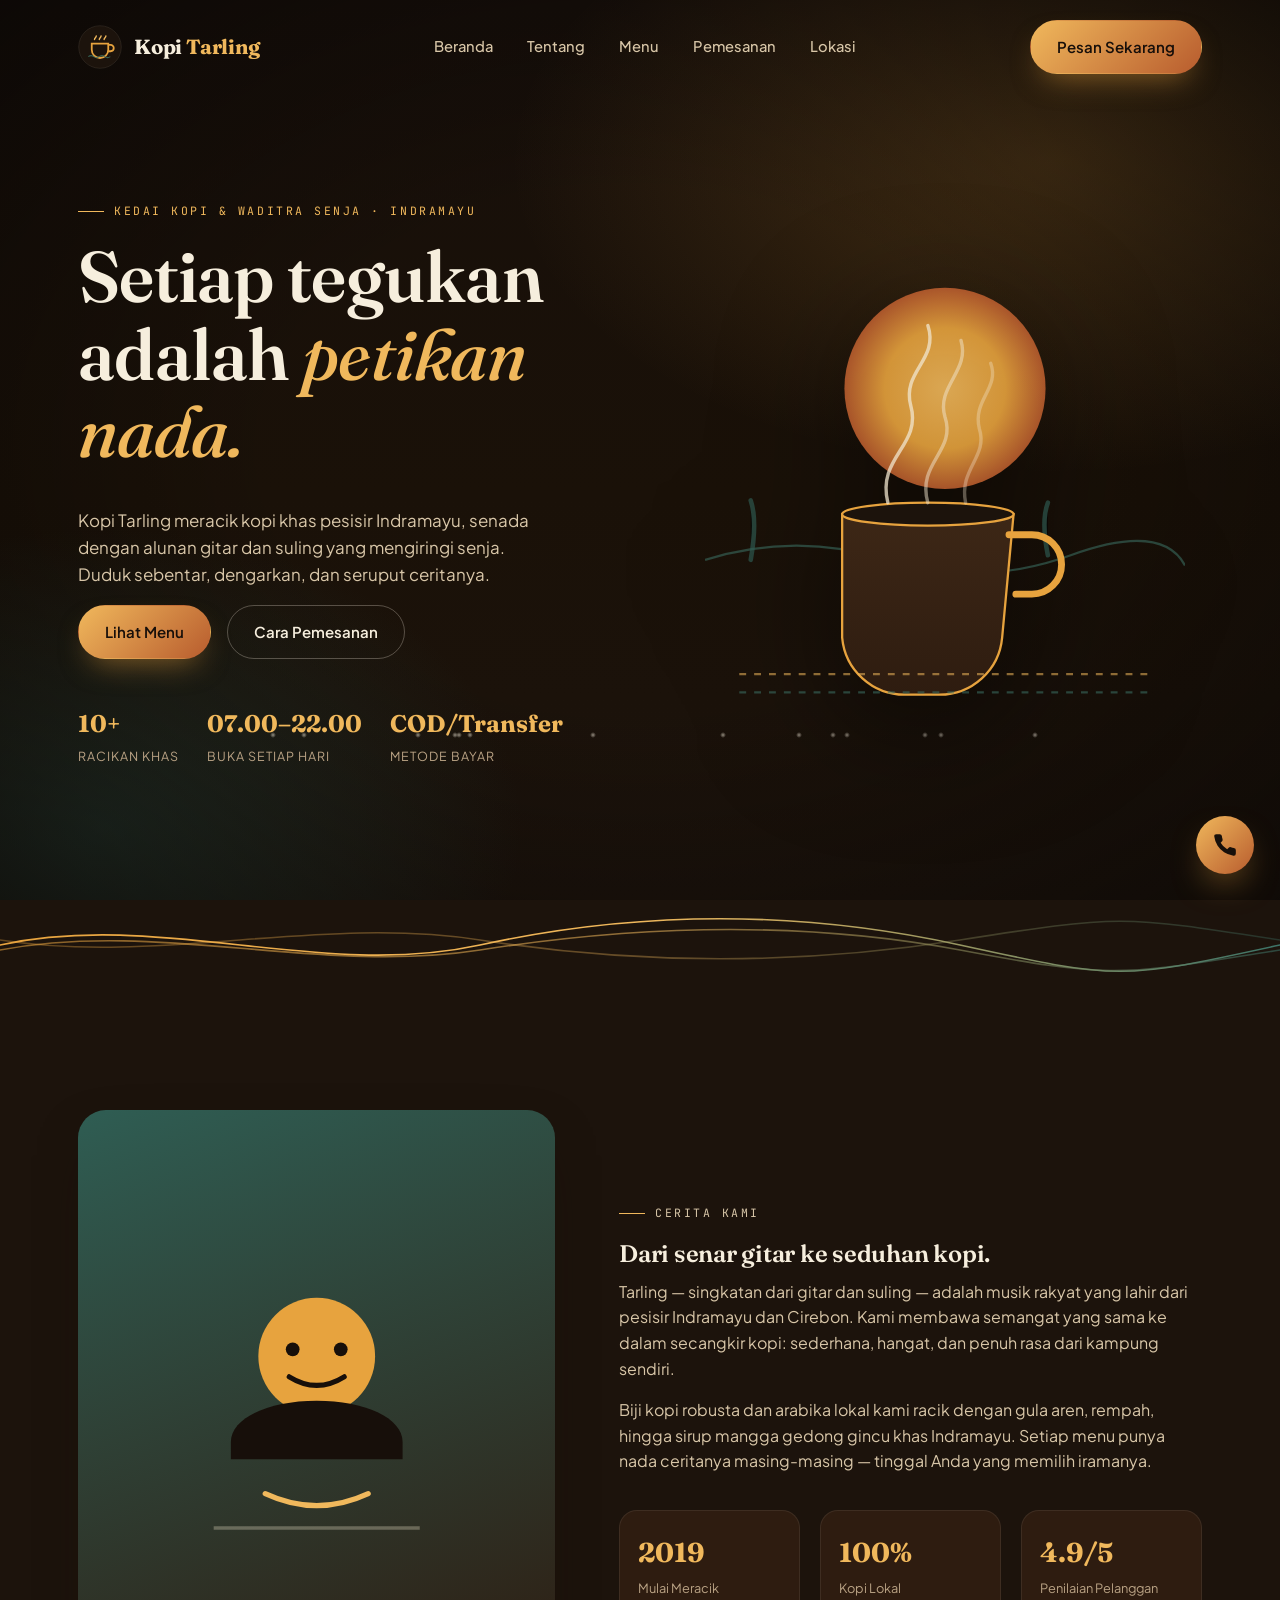
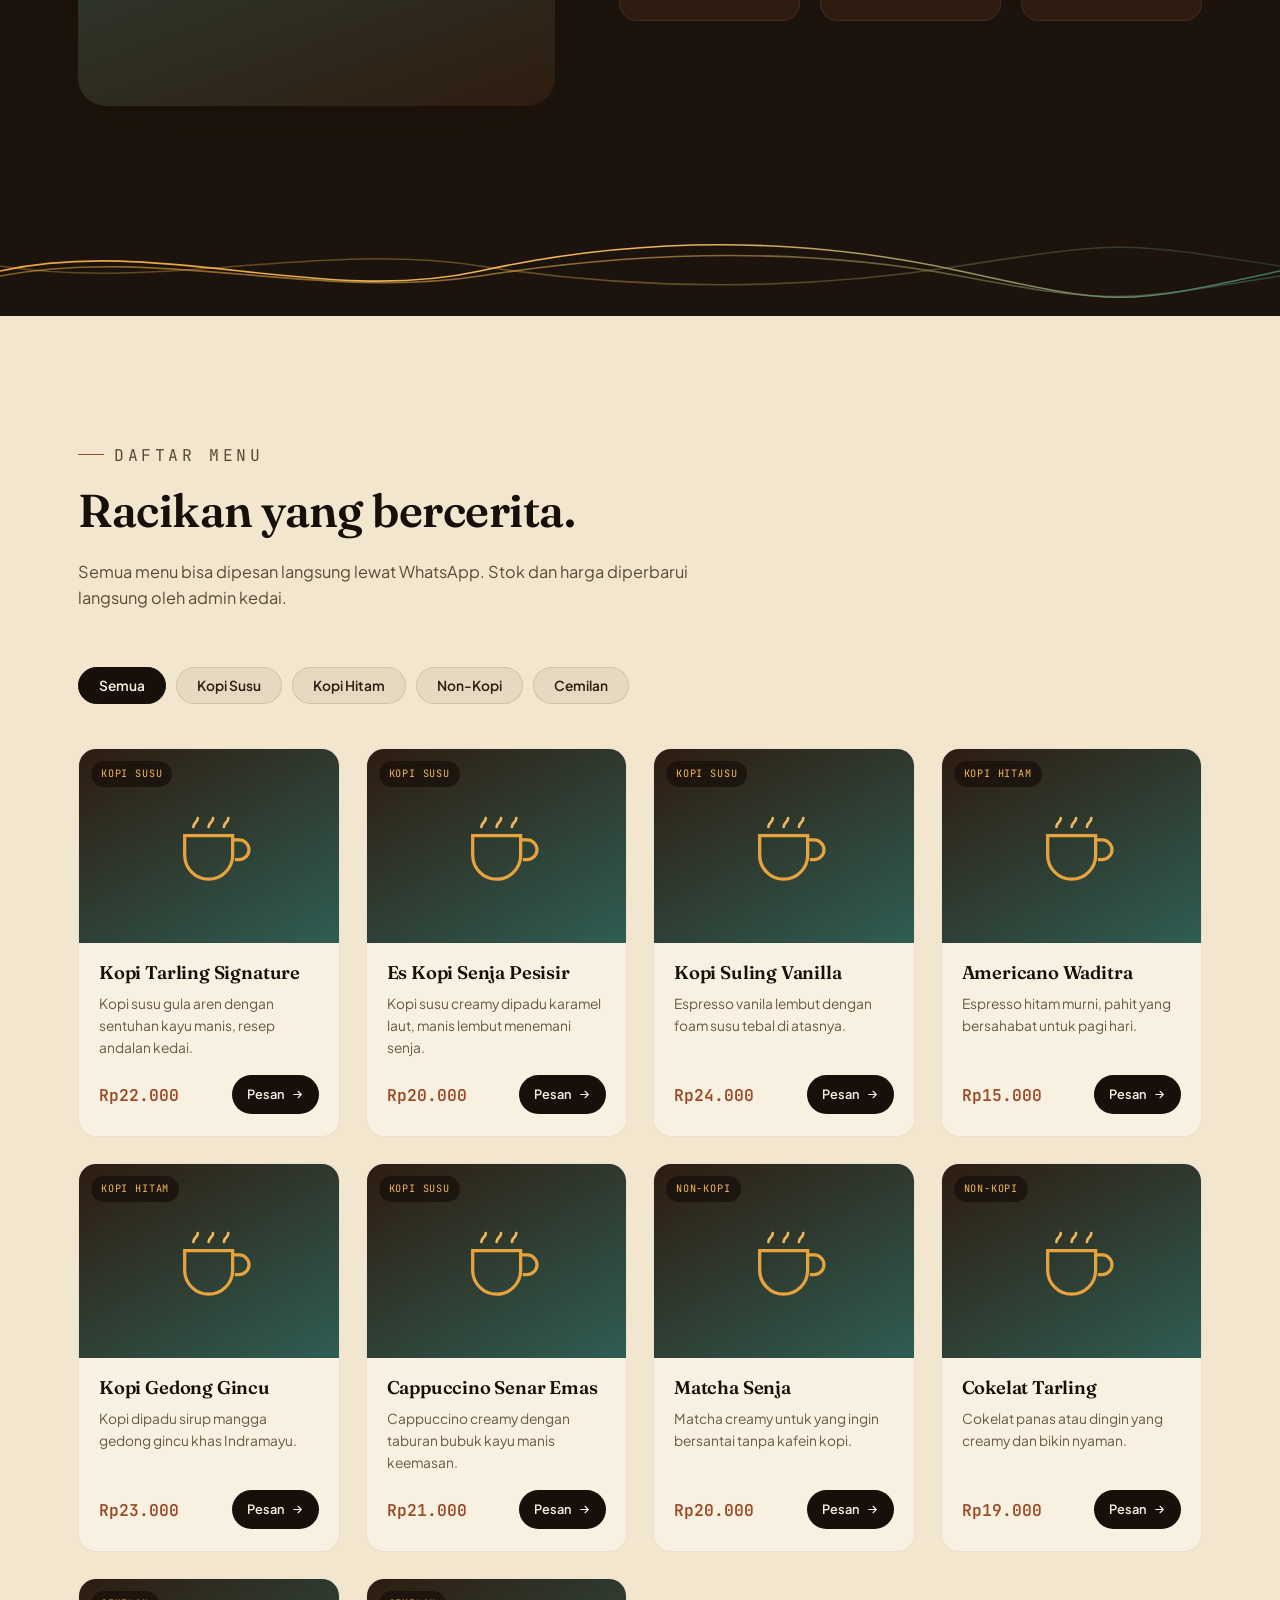
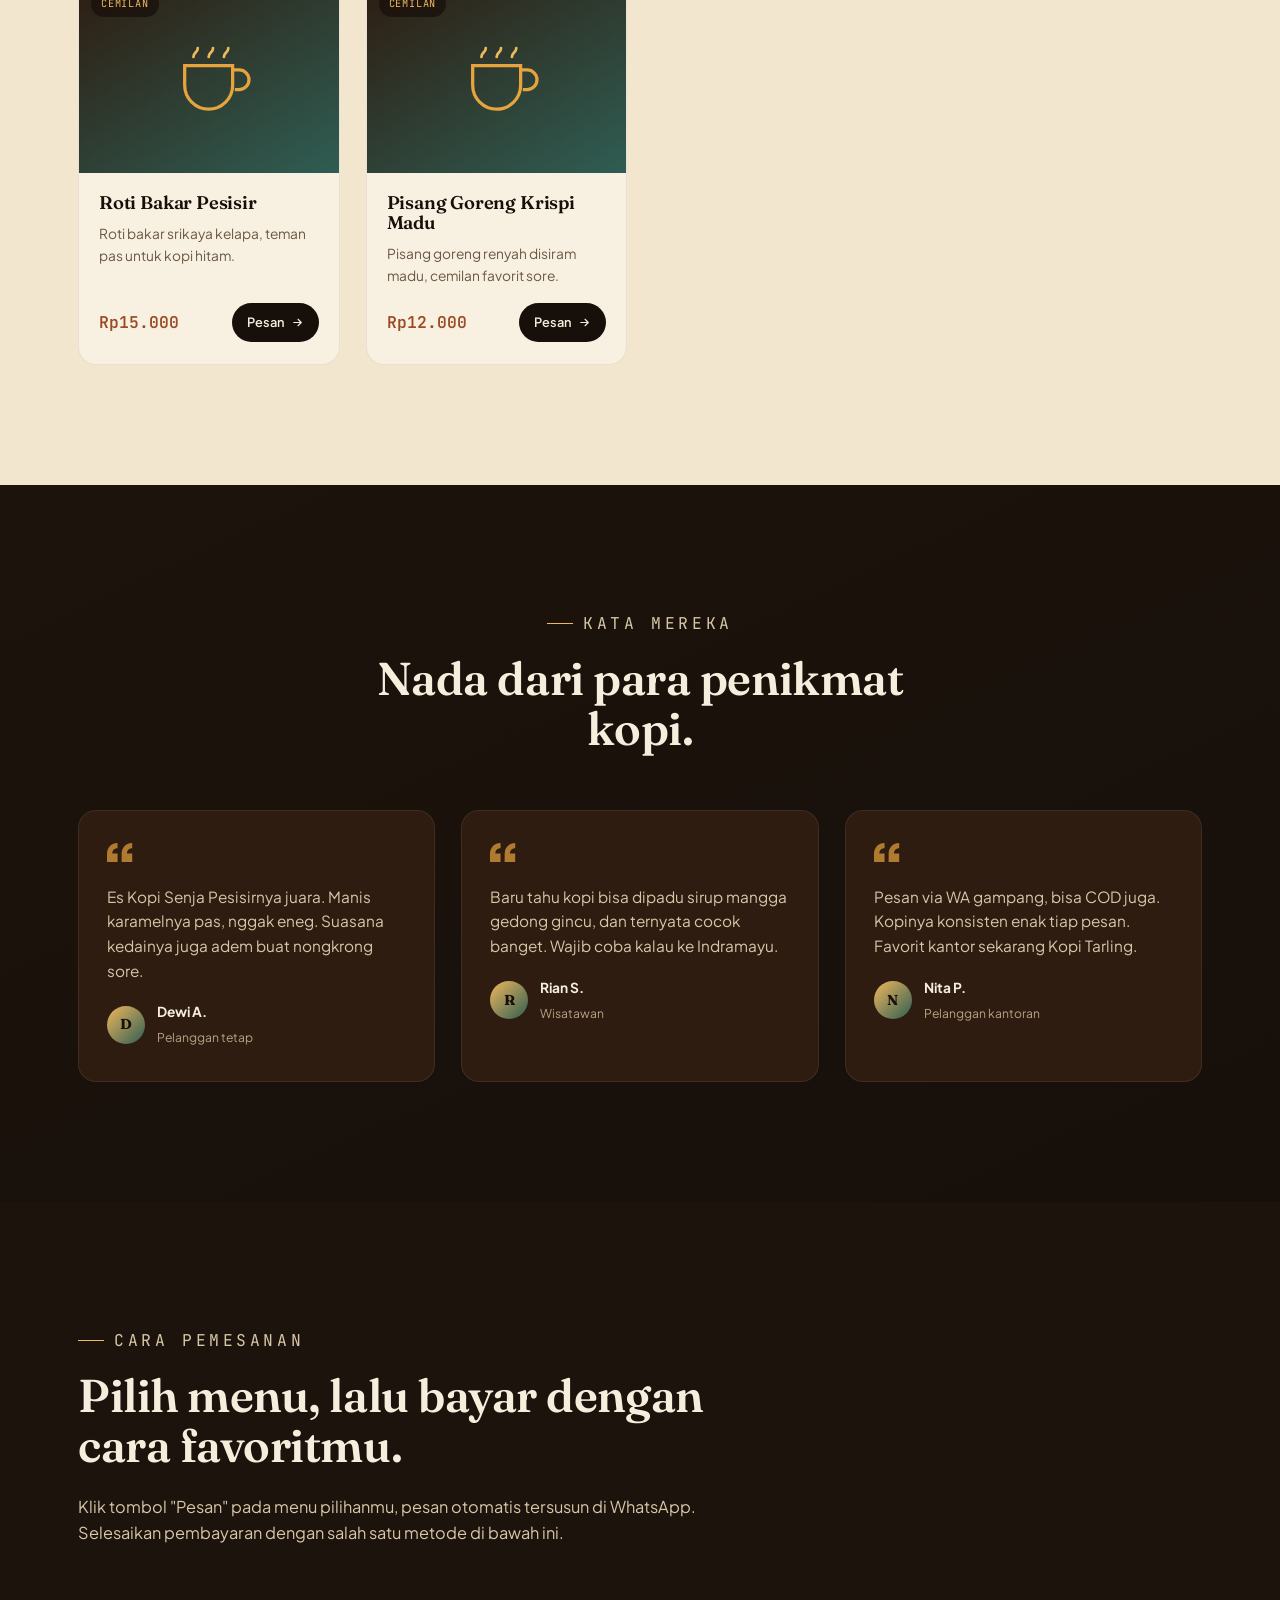
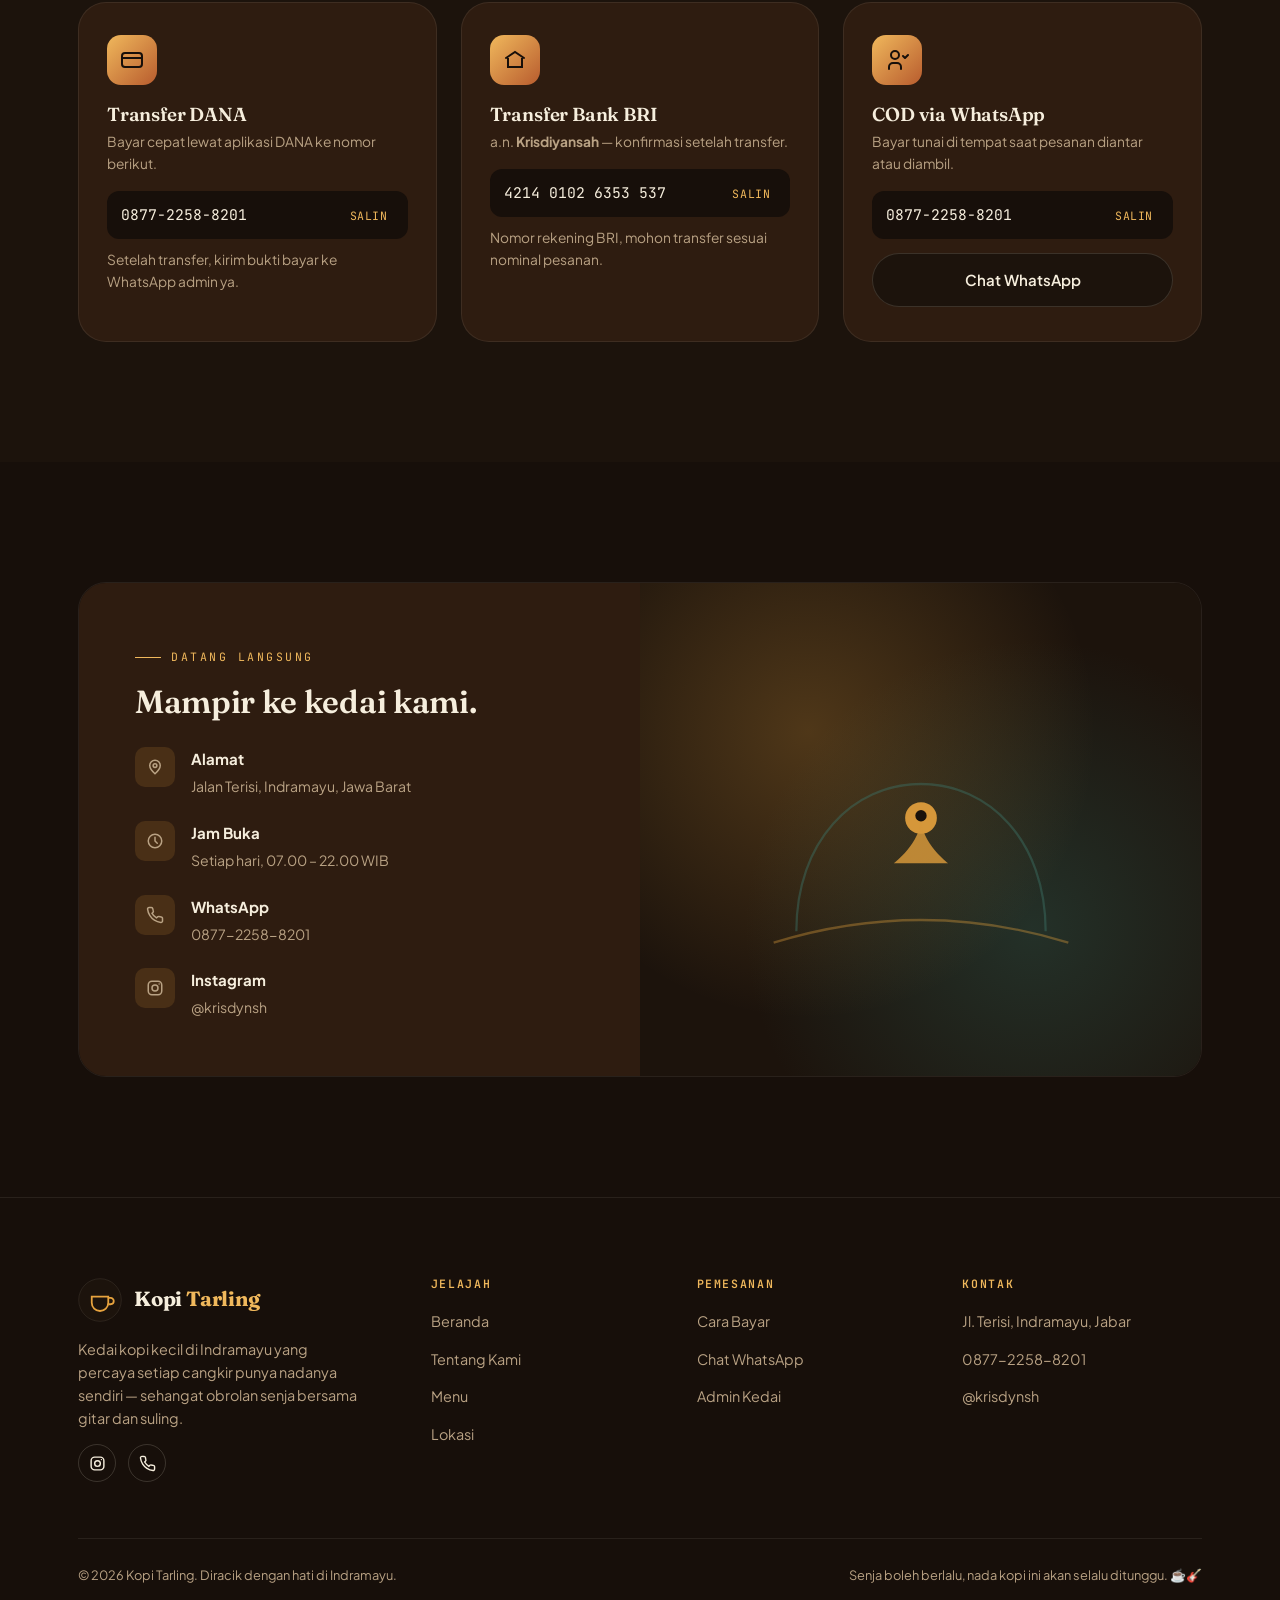
<file: index.html>
<!DOCTYPE html>
<html lang="id">
<head>
<meta charset="UTF-8">
<meta name="viewport" content="width=device-width, initial-scale=1.0">
<title>Kopi Tarling — Kedai Kopi Senja Khas Indramayu</title>
<meta name="description" content="Kopi Tarling, kedai kopi di Jalan Terisi, Indramayu. Racikan kopi susu gula aren, es kopi senja, hingga kopi gedong gincu. Pesan lewat WhatsApp, transfer DANA/BRI, atau COD.">
<link rel="icon" href="data:image/svg+xml,<svg xmlns=%22http://www.w3.org/2000/svg%22 viewBox=%220 0 64 64%22><rect width=%2264%22 height=%2264%22 rx=%2214%22 fill=%22%23170f0a%22/><path d=%22M18 28h28v10a14 14 0 0 1-14 14 14 14 0 0 1-14-14z%22 fill=%22none%22 stroke=%22%23e7a33e%22 stroke-width=%223%22/><path d=%22M46 30h4a5 5 0 0 1 0 10h-3%22 fill=%22none%22 stroke=%22%23e7a33e%22 stroke-width=%223%22/><path d=%22M23 22c0-3 3-3 3-6M31 22c0-3 3-3 3-6M39 22c0-3 3-3 3-6%22 fill=%22none%22 stroke=%22%23e7a33e%22 stroke-width=%222.4%22 stroke-linecap=%22round%22/></svg>">
<link rel="stylesheet" href="style.css">
</head>
<body>

<!-- ============ HEADER ============ -->
<header class="site-header" id="siteHeader">
  <div class="container">
    <a href="#beranda" class="brand">
      <svg class="brand-mark" viewBox="0 0 64 64" fill="none" xmlns="http://www.w3.org/2000/svg">
        <circle cx="32" cy="32" r="31" fill="#1c130c" stroke="rgba(246,238,221,.12)"/>
        <path d="M20 27h24v9a12 12 0 0 1-12 12 12 12 0 0 1-12-12z" stroke="#e7a33e" stroke-width="2.6" fill="none"/>
        <path d="M44 29h3.4a4.6 4.6 0 0 1 0 9.2H44" stroke="#e7a33e" stroke-width="2.6" fill="none"/>
        <path d="M24 21c0-2.6 2.6-2.6 2.6-5.2M31 21c0-2.6 2.6-2.6 2.6-5.2M38 21c0-2.6 2.6-2.6 2.6-5.2" stroke="#f0b85c" stroke-width="2" stroke-linecap="round"/>
        <path d="M15 46q4-3 8 0t8 0 8 0 8 0" stroke="#3c7367" stroke-width="1.6" fill="none" opacity=".8"/>
      </svg>
      <span class="brand-word">Kopi <span>Tarling</span></span>
    </a>

    <nav class="nav-links" id="navLinks">
      <a href="#beranda">Beranda</a>
      <a href="#tentang">Tentang</a>
      <a href="#menu">Menu</a>
      <a href="#pemesanan">Pemesanan</a>
      <a href="#lokasi">Lokasi</a>
    </nav>

    <div class="header-actions">
      <a href="#pemesanan" class="btn btn-primary">Pesan Sekarang</a>
      <button class="nav-toggle" id="navToggle" aria-label="Buka menu">
        <span></span><span></span><span></span>
      </button>
    </div>
  </div>
</header>

<!-- ============ HERO ============ -->
<section class="hero" id="beranda">
  <div class="steam-particles" id="steamParticles"></div>
  <div class="container hero-grid">
    <div class="hero-copy reveal">
      <p class="eyebrow">Kedai Kopi &amp; Waditra Senja · Indramayu</p>
      <h1>Setiap tegukan<br>adalah <em>petikan nada.</em></h1>
      <p class="hero-lede">Kopi Tarling meracik kopi khas pesisir Indramayu, senada dengan alunan gitar dan suling yang mengiringi senja. Duduk sebentar, dengarkan, dan seruput ceritanya.</p>
      <div class="hero-actions">
        <a href="#menu" class="btn btn-primary">Lihat Menu</a>
        <a href="#pemesanan" class="btn btn-ghost">Cara Pemesanan</a>
      </div>
      <div class="hero-meta">
        <div><strong>10+</strong><span>Racikan Khas</span></div>
        <div><strong>07.00–22.00</strong><span>Buka Setiap Hari</span></div>
        <div><strong>COD/Transfer</strong><span>Metode Bayar</span></div>
      </div>
    </div>

    <div class="hero-art reveal">
      <svg viewBox="0 0 420 460" xmlns="http://www.w3.org/2000/svg">
        <defs>
          <radialGradient id="sunGrad" cx="50%" cy="50%" r="50%">
            <stop offset="0%" stop-color="#f0b85c"/>
            <stop offset="60%" stop-color="#e7a33e"/>
            <stop offset="100%" stop-color="#b85c2e"/>
          </radialGradient>
          <linearGradient id="cupGrad" x1="0" y1="0" x2="0" y2="1">
            <stop offset="0%" stop-color="#3d2716"/>
            <stop offset="100%" stop-color="#2e1c10"/>
          </linearGradient>
        </defs>

        <!-- senja -->
        <circle class="sun-disc" cx="210" cy="150" r="88" fill="url(#sunGrad)" opacity=".9"/>
        <!-- garis cakrawala & siluet pesisir -->
        <path d="M0 300 Q80 275 160 300 T320 296 T420 305" stroke="#3c7367" stroke-width="2" fill="none" opacity=".55"/>
        <path d="M40 300 q6-34 0-52M300 296 q-6-30 0-46" stroke="#2f5d53" stroke-width="4" stroke-linecap="round" opacity=".65"/>

        <!-- gelas kopi -->
        <path d="M120 260h150l-10 108a55 55 0 0 1-55 50h-30a55 55 0 0 1-55-50z" fill="url(#cupGrad)" stroke="#e7a33e" stroke-width="2"/>
        <path d="M266 278h20a26 26 0 0 1 0 52h-14" fill="none" stroke="#e7a33e" stroke-width="6" stroke-linecap="round"/>
        <ellipse cx="195" cy="260" rx="75" ry="10" fill="#1c130c" stroke="#e7a33e" stroke-width="2"/>

        <!-- uap -> gelombang suara (senar gitar) -->
        <path class="steam-path p1" d="M160 250 C150 210 190 200 180 165 C172 135 205 125 195 95" />
        <path class="steam-path p2" d="M195 250 C185 215 220 205 210 175 C202 148 232 135 224 108" />
        <path class="steam-path p3" d="M228 250 C222 220 248 210 240 185 C234 160 258 150 250 128" />

        <!-- senar / suling dekoratif -->
        <line class="gitar-string" x1="30" y1="400" x2="390" y2="400" stroke="#f0b85c" stroke-width="2"/>
        <line class="gitar-string" x1="30" y1="416" x2="390" y2="416" stroke="#3c7367" stroke-width="2" style="animation-delay:.4s"/>
      </svg>
    </div>
  </div>
</section>

<!-- ============ STRING DIVIDER ============ -->
<div class="string-divider" aria-hidden="true">
  <svg viewBox="0 0 1200 90" preserveAspectRatio="none">
    <defs>
      <linearGradient id="stringGradient" x1="0" y1="0" x2="1" y2="0">
        <stop offset="0%" stop-color="#e7a33e"/>
        <stop offset="50%" stop-color="#f0b85c"/>
        <stop offset="100%" stop-color="#3c7367"/>
      </linearGradient>
    </defs>
    <path class="s1" d="M0 45 C 150 10, 300 80, 450 45 S 750 10, 900 45 1050 80 1200 45" />
    <path class="s2" d="M0 50 C 150 20, 300 75, 450 50 S 750 20, 900 50 1050 75 1200 50" />
    <path class="s3" d="M0 40 C 150 65, 300 15, 450 40 S 750 65, 900 40 1050 15 1200 40" />
  </svg>
</div>

<!-- ============ ABOUT ============ -->
<section class="about section-pad" id="tentang">
  <div class="container about-grid">
    <div class="about-figure reveal">
      <svg viewBox="0 0 200 200" fill="none" xmlns="http://www.w3.org/2000/svg">
        <circle cx="100" cy="70" r="34" fill="#e7a33e"/>
        <path d="M50 120c0-14 22-24 50-24s50 10 50 24v10H50z" fill="#170f0a"/>
        <path d="M70 150q30 14 60 0" stroke="#f0b85c" stroke-width="3" fill="none" stroke-linecap="round"/>
        <circle cx="86" cy="66" r="4" fill="#170f0a"/>
        <circle cx="114" cy="66" r="4" fill="#170f0a"/>
        <path d="M84 82q16 10 32 0" stroke="#170f0a" stroke-width="3" fill="none" stroke-linecap="round"/>
        <path d="M40 170h120" stroke="#f2e6ce" stroke-width="2" opacity=".3"/>
      </svg>
    </div>
    <div class="about-copy reveal">
      <p class="eyebrow">Cerita Kami</p>
      <h2>Dari senar gitar ke seduhan kopi.</h2>
      <p>Tarling — singkatan dari gitar dan suling — adalah musik rakyat yang lahir dari pesisir Indramayu dan Cirebon. Kami membawa semangat yang sama ke dalam secangkir kopi: sederhana, hangat, dan penuh rasa dari kampung sendiri.</p>
      <p>Biji kopi robusta dan arabika lokal kami racik dengan gula aren, rempah, hingga sirup mangga gedong gincu khas Indramayu. Setiap menu punya nada ceritanya masing-masing — tinggal Anda yang memilih iramanya.</p>
      <div class="about-stats">
        <div><strong>2019</strong><span>Mulai Meracik</span></div>
        <div><strong>100%</strong><span>Kopi Lokal</span></div>
        <div><strong>4.9/5</strong><span>Penilaian Pelanggan</span></div>
      </div>
    </div>
  </div>
</section>

<div class="string-divider" aria-hidden="true">
  <svg viewBox="0 0 1200 90" preserveAspectRatio="none">
    <path class="s1" d="M0 45 C 150 10, 300 80, 450 45 S 750 10, 900 45 1050 80 1200 45" stroke="url(#stringGradient)"/>
    <path class="s2" d="M0 50 C 150 20, 300 75, 450 50 S 750 20, 900 50 1050 75 1200 50" stroke="url(#stringGradient)"/>
    <path class="s3" d="M0 40 C 150 65, 300 15, 450 40 S 750 65, 900 40 1050 15 1200 40" stroke="url(#stringGradient)"/>
  </svg>
</div>

<!-- ============ MENU ============ -->
<section class="menu section-pad" id="menu">
  <div class="container">
    <div class="section-head reveal">
      <p class="eyebrow">Daftar Menu</p>
      <h2>Racikan yang bercerita.</h2>
      <p>Semua menu bisa dipesan langsung lewat WhatsApp. Stok dan harga diperbarui langsung oleh admin kedai.</p>
    </div>

    <div class="menu-filters reveal" id="menuFilters"></div>
    <div class="menu-grid reveal-stagger" id="menuGrid">
      <!-- produk dimuat otomatis oleh script.js -->
    </div>
  </div>
</section>

<!-- ============ SIGNATURE / TESTIMONI ============ -->
<section class="signature">
  <div class="container">
    <div class="section-head center reveal" style="margin-left:auto;margin-right:auto;">
      <p class="eyebrow">Kata Mereka</p>
      <h2>Nada dari para penikmat kopi.</h2>
    </div>
    <div class="quote-grid reveal-stagger">
      <div class="quote-card" style="--i:0">
        <svg viewBox="0 0 32 24" fill="none"><path d="M0 24V13.5C0 5.6 5.4 0 13 0v6.4c-3.9 0-6.5 2.7-6.5 6.6H13V24H0zm18 0V13.5C18 5.6 23.4 0 31 0v6.4c-3.9 0-6.5 2.7-6.5 6.6H31V24H18z" fill="#e7a33e"/></svg>
        <p>Es Kopi Senja Pesisirnya juara. Manis karamelnya pas, nggak eneg. Suasana kedainya juga adem buat nongkrong sore.</p>
        <div class="quote-who">
          <div class="quote-avatar">D</div>
          <div><strong>Dewi A.</strong><span>Pelanggan tetap</span></div>
        </div>
      </div>
      <div class="quote-card" style="--i:1">
        <svg viewBox="0 0 32 24" fill="none"><path d="M0 24V13.5C0 5.6 5.4 0 13 0v6.4c-3.9 0-6.5 2.7-6.5 6.6H13V24H0zm18 0V13.5C18 5.6 23.4 0 31 0v6.4c-3.9 0-6.5 2.7-6.5 6.6H31V24H18z" fill="#e7a33e"/></svg>
        <p>Baru tahu kopi bisa dipadu sirup mangga gedong gincu, dan ternyata cocok banget. Wajib coba kalau ke Indramayu.</p>
        <div class="quote-who">
          <div class="quote-avatar">R</div>
          <div><strong>Rian S.</strong><span>Wisatawan</span></div>
        </div>
      </div>
      <div class="quote-card" style="--i:2">
        <svg viewBox="0 0 32 24" fill="none"><path d="M0 24V13.5C0 5.6 5.4 0 13 0v6.4c-3.9 0-6.5 2.7-6.5 6.6H13V24H0zm18 0V13.5C18 5.6 23.4 0 31 0v6.4c-3.9 0-6.5 2.7-6.5 6.6H31V24H18z" fill="#e7a33e"/></svg>
        <p>Pesan via WA gampang, bisa COD juga. Kopinya konsisten enak tiap pesan. Favorit kantor sekarang Kopi Tarling.</p>
        <div class="quote-who">
          <div class="quote-avatar">N</div>
          <div><strong>Nita P.</strong><span>Pelanggan kantoran</span></div>
        </div>
      </div>
    </div>
  </div>
</section>

<!-- ============ ORDER / PAYMENT ============ -->
<section class="order section-pad" id="pemesanan">
  <div class="container">
    <div class="section-head reveal">
      <p class="eyebrow">Cara Pemesanan</p>
      <h2>Pilih menu, lalu bayar dengan cara favoritmu.</h2>
      <p>Klik tombol "Pesan" pada menu pilihanmu, pesan otomatis tersusun di WhatsApp. Selesaikan pembayaran dengan salah satu metode di bawah ini.</p>
    </div>

    <div class="pay-grid reveal-stagger" id="payGrid">
      <div class="pay-card" style="--i:0">
        <div class="pay-icon">
          <svg width="24" height="24" viewBox="0 0 24 24" fill="none"><rect x="2" y="5" width="20" height="14" rx="3" stroke="currentColor" stroke-width="2"/><path d="M2 10h20" stroke="currentColor" stroke-width="2"/></svg>
        </div>
        <h3>Transfer DANA</h3>
        <p>Bayar cepat lewat aplikasi DANA ke nomor berikut.</p>
        <div class="pay-value"><span id="danaNumber">0877-2258-8201</span><button type="button" data-copy="087722588201">Salin</button></div>
        <p class="pay-note">Setelah transfer, kirim bukti bayar ke WhatsApp admin ya.</p>
      </div>
      <div class="pay-card" style="--i:1">
        <div class="pay-icon">
          <svg width="24" height="24" viewBox="0 0 24 24" fill="none"><path d="M3 10l9-6 9 6" stroke="currentColor" stroke-width="2" stroke-linecap="round"/><path d="M5 10v9h14v-9" stroke="currentColor" stroke-width="2"/></svg>
        </div>
        <h3>Transfer Bank BRI</h3>
        <p>a.n. <strong>Krisdiyansah</strong> — konfirmasi setelah transfer.</p>
        <div class="pay-value"><span id="briNumber">4214 0102 6353 537</span><button type="button" data-copy="421401026353537">Salin</button></div>
        <p class="pay-note">Nomor rekening BRI, mohon transfer sesuai nominal pesanan.</p>
      </div>
      <div class="pay-card" style="--i:2">
        <div class="pay-icon">
          <svg width="24" height="24" viewBox="0 0 24 24" fill="none"><path d="M4 21v-2a4 4 0 0 1 4-4h4a4 4 0 0 1 4 4v2" stroke="currentColor" stroke-width="2" stroke-linecap="round"/><circle cx="10" cy="7" r="4" stroke="currentColor" stroke-width="2"/><path d="M18 8l2 2 3-3" stroke="currentColor" stroke-width="2" stroke-linecap="round" stroke-linejoin="round"/></svg>
        </div>
        <h3>COD via WhatsApp</h3>
        <p>Bayar tunai di tempat saat pesanan diantar atau diambil.</p>
        <div class="pay-value"><span id="waNumber">0877-2258-8201</span><button type="button" data-copy="087722588201">Salin</button></div>
        <a href="#" id="waCodBtn" class="btn btn-dark btn-block" style="margin-top:14px;">Chat WhatsApp</a>
      </div>
    </div>
  </div>
</section>

<!-- ============ LOKASI ============ -->
<section class="location section-pad" id="lokasi">
  <div class="container">
    <div class="location-grid reveal">
      <div class="location-info">
        <p class="eyebrow">Datang Langsung</p>
        <h2>Mampir ke kedai kami.</h2>
        <ul class="location-list">
          <li>
            <span class="loc-ic"><svg width="18" height="18" viewBox="0 0 24 24" fill="none"><path d="M12 21s-7-6.2-7-11a7 7 0 0 1 14 0c0 4.8-7 11-7 11z" stroke="currentColor" stroke-width="2"/><circle cx="12" cy="10" r="2.5" stroke="currentColor" stroke-width="2"/></svg></span>
            <div><strong>Alamat</strong><span>Jalan Terisi, Indramayu, Jawa Barat</span></div>
          </li>
          <li>
            <span class="loc-ic"><svg width="18" height="18" viewBox="0 0 24 24" fill="none"><path d="M12 7v5l3 3" stroke="currentColor" stroke-width="2" stroke-linecap="round"/><circle cx="12" cy="12" r="9" stroke="currentColor" stroke-width="2"/></svg></span>
            <div><strong>Jam Buka</strong><span>Setiap hari, 07.00 – 22.00 WIB</span></div>
          </li>
          <li>
            <span class="loc-ic"><svg width="18" height="18" viewBox="0 0 24 24" fill="none"><path d="M22 16.9v3a2 2 0 0 1-2.2 2 19.8 19.8 0 0 1-8.6-3.1 19.5 19.5 0 0 1-6-6 19.8 19.8 0 0 1-3.1-8.6A2 2 0 0 1 4.1 2h3a2 2 0 0 1 2 1.7c.1.9.3 1.8.6 2.7a2 2 0 0 1-.4 2.1L8 9.9a16 16 0 0 0 6 6l1.4-1.4a2 2 0 0 1 2.1-.4c.9.3 1.8.5 2.7.6a2 2 0 0 1 1.8 2.2z" stroke="currentColor" stroke-width="2"/></svg></span>
            <div><strong>WhatsApp</strong><a href="https://wa.me/6287722588201" target="_blank" rel="noopener">0877-2258-8201</a></div>
          </li>
          <li>
            <span class="loc-ic"><svg width="18" height="18" viewBox="0 0 24 24" fill="none"><rect x="3" y="3" width="18" height="18" rx="5" stroke="currentColor" stroke-width="2"/><circle cx="12" cy="12" r="4" stroke="currentColor" stroke-width="2"/><circle cx="17.5" cy="6.5" r="1" fill="currentColor"/></svg></span>
            <div><strong>Instagram</strong><a href="https://www.instagram.com/krisdynsh?igsh=b2J6NHNsZmV3enVn&utm_source=qr" target="_blank" rel="noopener">@krisdynsh</a></div>
          </li>
        </ul>
      </div>
      <div class="location-map">
        <svg viewBox="0 0 300 260" fill="none">
          <path d="M40 220C40 140 90 90 150 90s110 50 110 130" stroke="#3c7367" stroke-width="2" opacity=".5"/>
          <path d="M20 230q130-40 260 0" stroke="#e7a33e" stroke-width="2" opacity=".4"/>
          <circle cx="150" cy="120" r="14" fill="#e7a33e"/>
          <path d="M150 120c0 22-24 40-24 40h48s-24-18-24-40z" fill="#e7a33e" opacity=".85"/>
          <circle cx="150" cy="118" r="5" fill="#170f0a"/>
        </svg>
      </div>
    </div>
  </div>
</section>

<!-- ============ FOOTER ============ -->
<footer class="site-footer">
  <div class="container">
    <div class="footer-grid">
      <div class="footer-brand">
        <a href="#beranda" class="brand">
          <svg class="brand-mark" viewBox="0 0 64 64" fill="none">
            <circle cx="32" cy="32" r="31" fill="#1c130c" stroke="rgba(246,238,221,.12)"/>
            <path d="M20 27h24v9a12 12 0 0 1-12 12 12 12 0 0 1-12-12z" stroke="#e7a33e" stroke-width="2.6" fill="none"/>
            <path d="M44 29h3.4a4.6 4.6 0 0 1 0 9.2H44" stroke="#e7a33e" stroke-width="2.6" fill="none"/>
          </svg>
          <span class="brand-word">Kopi <span>Tarling</span></span>
        </a>
        <p>Kedai kopi kecil di Indramayu yang percaya setiap cangkir punya nadanya sendiri — sehangat obrolan senja bersama gitar dan suling.</p>
        <div class="footer-social">
          <a href="https://www.instagram.com/krisdynsh?igsh=b2J6NHNsZmV3enVn&utm_source=qr" target="_blank" rel="noopener" aria-label="Instagram">
            <svg width="17" height="17" viewBox="0 0 24 24" fill="none"><rect x="3" y="3" width="18" height="18" rx="5" stroke="currentColor" stroke-width="2"/><circle cx="12" cy="12" r="4" stroke="currentColor" stroke-width="2"/><circle cx="17.5" cy="6.5" r="1" fill="currentColor"/></svg>
          </a>
          <a href="https://wa.me/6287722588201" target="_blank" rel="noopener" aria-label="WhatsApp">
            <svg width="17" height="17" viewBox="0 0 24 24" fill="none"><path d="M22 16.9v3a2 2 0 0 1-2.2 2 19.8 19.8 0 0 1-8.6-3.1 19.5 19.5 0 0 1-6-6 19.8 19.8 0 0 1-3.1-8.6A2 2 0 0 1 4.1 2h3a2 2 0 0 1 2 1.7c.1.9.3 1.8.6 2.7a2 2 0 0 1-.4 2.1L8 9.9a16 16 0 0 0 6 6l1.4-1.4a2 2 0 0 1 2.1-.4c.9.3 1.8.5 2.7.6a2 2 0 0 1 1.8 2.2z" stroke="currentColor" stroke-width="2"/></svg>
          </a>
        </div>
      </div>
      <div class="footer-col">
        <h4>Jelajah</h4>
        <ul>
          <li><a href="#beranda">Beranda</a></li>
          <li><a href="#tentang">Tentang Kami</a></li>
          <li><a href="#menu">Menu</a></li>
          <li><a href="#lokasi">Lokasi</a></li>
        </ul>
      </div>
      <div class="footer-col">
        <h4>Pemesanan</h4>
        <ul>
          <li><a href="#pemesanan">Cara Bayar</a></li>
          <li><a href="https://wa.me/6287722588201" target="_blank" rel="noopener">Chat WhatsApp</a></li>
          <li><a href="admin.html">Admin Kedai</a></li>
        </ul>
      </div>
      <div class="footer-col">
        <h4>Kontak</h4>
        <ul>
          <li><span>Jl. Terisi, Indramayu, Jabar</span></li>
          <li><a href="https://wa.me/6287722588201" target="_blank" rel="noopener">0877-2258-8201</a></li>
          <li><a href="https://www.instagram.com/krisdynsh?igsh=b2J6NHNsZmV3enVn&utm_source=qr" target="_blank" rel="noopener">@krisdynsh</a></li>
        </ul>
      </div>
    </div>
    <div class="footer-bottom">
      <span>© <span id="year"></span> Kopi Tarling. Diracik dengan hati di Indramayu.</span>
      <span>Senja boleh berlalu, nada kopi ini akan selalu ditunggu. ☕🎸</span>
    </div>
  </div>
</footer>

<a href="https://wa.me/6287722588201?text=Halo%20Kopi%20Tarling%2C%20saya%20mau%20tanya-tanya%20menu%20ya" target="_blank" rel="noopener" class="wa-float" aria-label="Chat WhatsApp">
  <svg width="26" height="26" viewBox="0 0 24 24" fill="none"><path d="M22 16.9v3a2 2 0 0 1-2.2 2 19.8 19.8 0 0 1-8.6-3.1 19.5 19.5 0 0 1-6-6 19.8 19.8 0 0 1-3.1-8.6A2 2 0 0 1 4.1 2h3a2 2 0 0 1 2 1.7c.1.9.3 1.8.6 2.7a2 2 0 0 1-.4 2.1L8 9.9a16 16 0 0 0 6 6l1.4-1.4a2 2 0 0 1 2.1-.4c.9.3 1.8.5 2.7.6a2 2 0 0 1 1.8 2.2z" fill="#170f0a"/></svg>
</a>

<div class="toast" id="toast"></div>

<script src="script.js"></script>
</body>
</html>
</file>
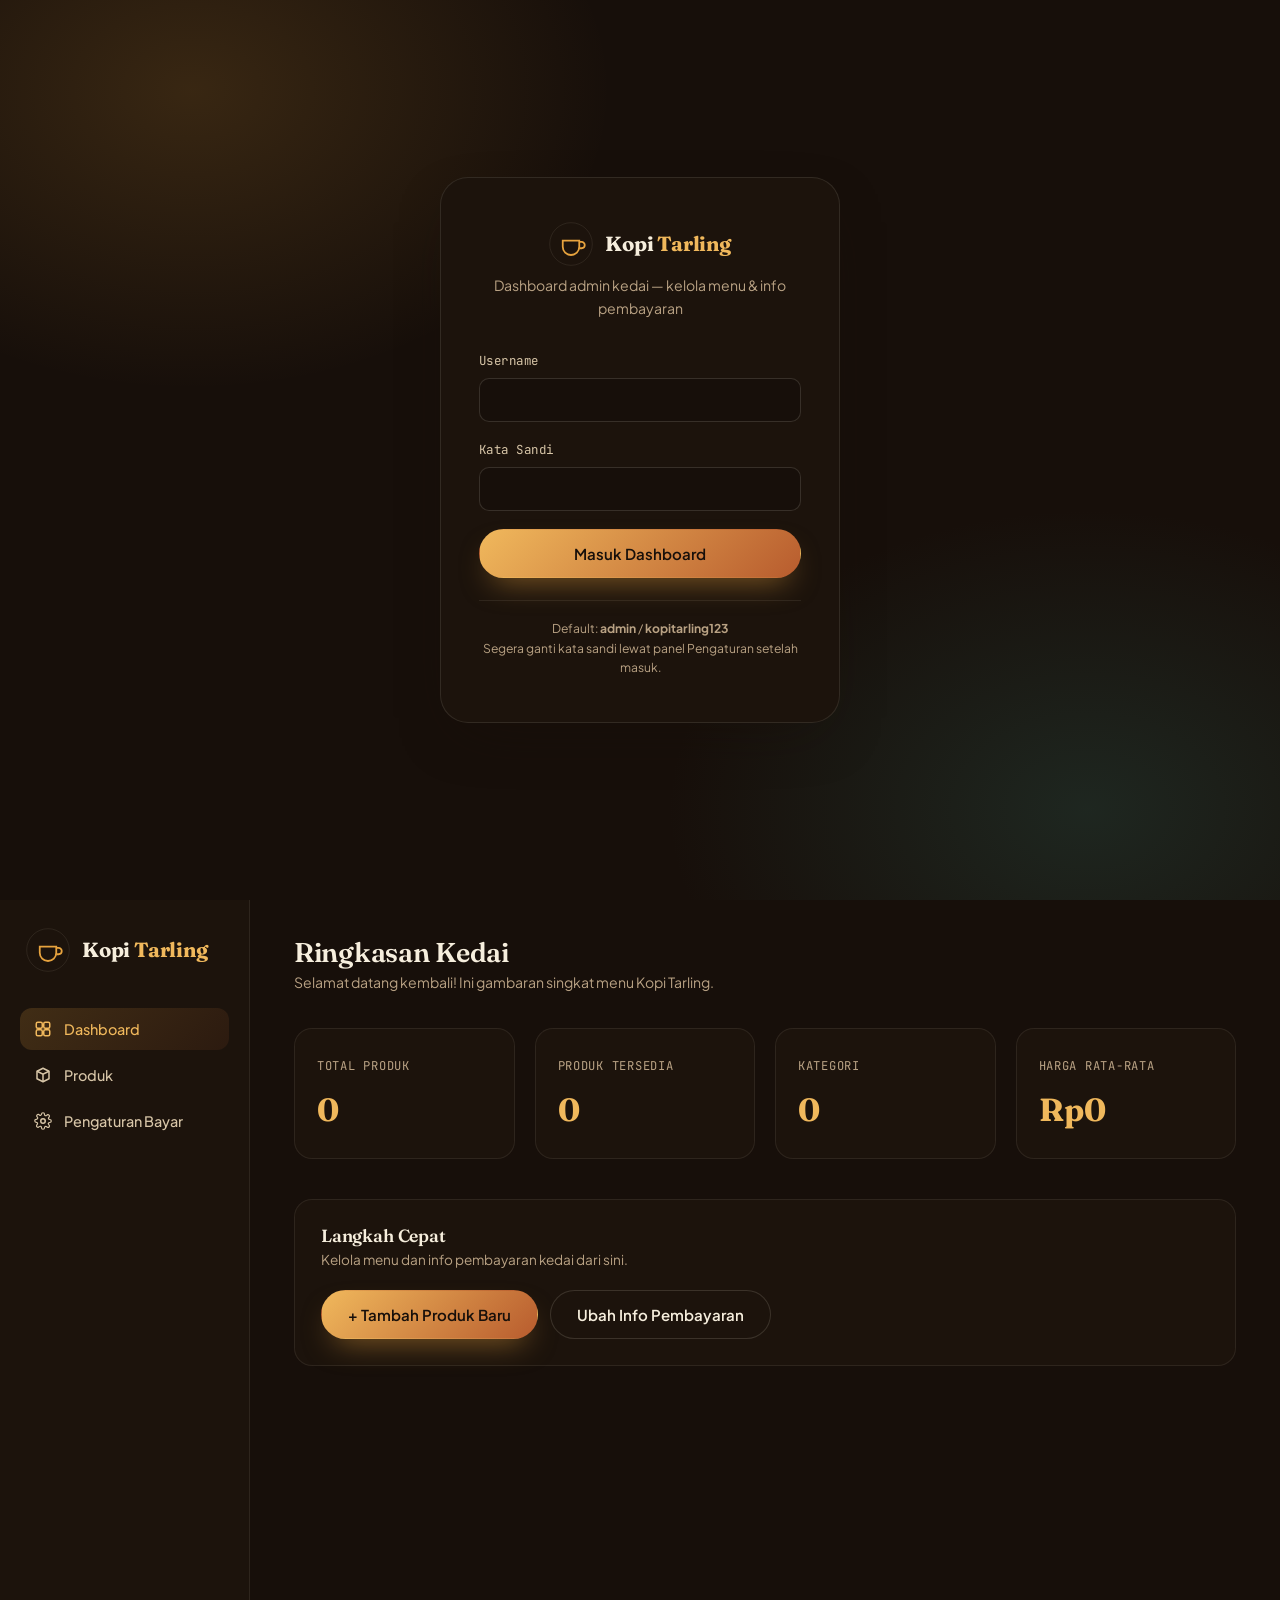
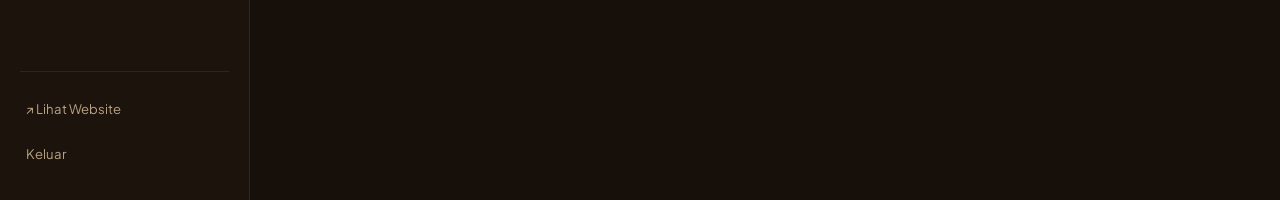
<file: admin.html>
<!DOCTYPE html>
<html lang="id">
<head>
<meta charset="UTF-8">
<meta name="viewport" content="width=device-width, initial-scale=1.0">
<title>Admin — Kopi Tarling</title>
<link rel="icon" href="data:image/svg+xml,<svg xmlns=%22http://www.w3.org/2000/svg%22 viewBox=%220 0 64 64%22><rect width=%2264%22 height=%2264%22 rx=%2214%22 fill=%22%23170f0a%22/><path d=%22M18 28h28v10a14 14 0 0 1-14 14 14 14 0 0 1-14-14z%22 fill=%22none%22 stroke=%22%23e7a33e%22 stroke-width=%223%22/></svg>">
<link rel="stylesheet" href="style.css">
<link rel="stylesheet" href="admin.css">
</head>
<body class="admin-body">

<!-- ============ LOGIN ============ -->
<div class="login-screen" id="loginScreen">
  <div class="login-card">
    <a href="index.html" class="brand">
      <svg class="brand-mark" viewBox="0 0 64 64" fill="none">
        <circle cx="32" cy="32" r="31" fill="#1c130c" stroke="rgba(246,238,221,.12)"/>
        <path d="M20 27h24v9a12 12 0 0 1-12 12 12 12 0 0 1-12-12z" stroke="#e7a33e" stroke-width="2.6" fill="none"/>
        <path d="M44 29h3.4a4.6 4.6 0 0 1 0 9.2H44" stroke="#e7a33e" stroke-width="2.6" fill="none"/>
      </svg>
      <span class="brand-word">Kopi <span>Tarling</span></span>
    </a>
    <p class="login-sub">Dashboard admin kedai — kelola menu &amp; info pembayaran</p>

    <div class="login-error" id="loginError">Username atau kata sandi salah. Coba lagi ya.</div>

    <form id="loginForm">
      <div class="field">
        <label for="loginUser">Username</label>
        <input type="text" id="loginUser" autocomplete="username" required>
      </div>
      <div class="field">
        <label for="loginPass">Kata Sandi</label>
        <input type="password" id="loginPass" autocomplete="current-password" required>
      </div>
      <button type="submit" class="btn btn-primary btn-block">Masuk Dashboard</button>
    </form>

    <div class="login-hint">
      Default: <strong>admin</strong> / <strong>kopitarling123</strong><br>
      Segera ganti kata sandi lewat panel Pengaturan setelah masuk.
    </div>
  </div>
</div>

<!-- ============ DASHBOARD ============ -->
<div class="admin-shell" id="dashboardScreen" hidden>

  <aside class="admin-sidebar" id="adminSidebar">
    <a href="index.html" class="brand">
      <svg class="brand-mark" viewBox="0 0 64 64" fill="none">
        <circle cx="32" cy="32" r="31" fill="#1c130c" stroke="rgba(246,238,221,.12)"/>
        <path d="M20 27h24v9a12 12 0 0 1-12 12 12 12 0 0 1-12-12z" stroke="#e7a33e" stroke-width="2.6" fill="none"/>
        <path d="M44 29h3.4a4.6 4.6 0 0 1 0 9.2H44" stroke="#e7a33e" stroke-width="2.6" fill="none"/>
      </svg>
      <span class="brand-word">Kopi <span>Tarling</span></span>
    </a>

    <nav class="admin-nav">
      <button type="button" class="is-active" data-panel="panelDashboard">
        <svg width="18" height="18" viewBox="0 0 24 24" fill="none"><rect x="3" y="3" width="8" height="8" rx="2" stroke="currentColor" stroke-width="2"/><rect x="13" y="3" width="8" height="8" rx="2" stroke="currentColor" stroke-width="2"/><rect x="3" y="13" width="8" height="8" rx="2" stroke="currentColor" stroke-width="2"/><rect x="13" y="13" width="8" height="8" rx="2" stroke="currentColor" stroke-width="2"/></svg>
        Dashboard
      </button>
      <button type="button" data-panel="panelProduk">
        <svg width="18" height="18" viewBox="0 0 24 24" fill="none"><path d="M20 7L12 3 4 7v10l8 4 8-4z" stroke="currentColor" stroke-width="2" stroke-linejoin="round"/><path d="M4 7l8 4 8-4M12 11v10" stroke="currentColor" stroke-width="2"/></svg>
        Produk
      </button>
      <button type="button" data-panel="panelSettings">
        <svg width="18" height="18" viewBox="0 0 24 24" fill="none"><circle cx="12" cy="12" r="3" stroke="currentColor" stroke-width="2"/><path d="M19.4 15a1.7 1.7 0 0 0 .3 1.9l.1.1a2 2 0 1 1-2.8 2.8l-.1-.1a1.7 1.7 0 0 0-1.9-.3 1.7 1.7 0 0 0-1 1.6V21a2 2 0 1 1-4 0v-.2a1.7 1.7 0 0 0-1-1.6 1.7 1.7 0 0 0-1.9.3l-.1.1a2 2 0 1 1-2.8-2.8l.1-.1a1.7 1.7 0 0 0 .3-1.9 1.7 1.7 0 0 0-1.6-1H3a2 2 0 1 1 0-4h.2a1.7 1.7 0 0 0 1.6-1 1.7 1.7 0 0 0-.3-1.9l-.1-.1a2 2 0 1 1 2.8-2.8l.1.1a1.7 1.7 0 0 0 1.9.3H9a1.7 1.7 0 0 0 1-1.6V3a2 2 0 1 1 4 0v.2a1.7 1.7 0 0 0 1 1.6 1.7 1.7 0 0 0 1.9-.3l.1-.1a2 2 0 1 1 2.8 2.8l-.1.1a1.7 1.7 0 0 0-.3 1.9V9a1.7 1.7 0 0 0 1.6 1H21a2 2 0 1 1 0 4h-.2a1.7 1.7 0 0 0-1.6 1z" stroke="currentColor" stroke-width="1.6"/></svg>
        Pengaturan Bayar
      </button>
    </nav>

    <div class="sidebar-foot">
      <a href="index.html" target="_blank">↗ Lihat Website</a>
      <a href="#" id="logoutBtn">Keluar</a>
    </div>
  </aside>

  <main class="admin-main">
    <button type="button" class="mobile-sidebar-toggle" id="mobileSidebarToggle">
      <svg width="18" height="18" viewBox="0 0 24 24" fill="none"><path d="M4 7h16M4 12h16M4 17h16" stroke="currentColor" stroke-width="2" stroke-linecap="round"/></svg>
      Menu
    </button>

    <!-- ---- Dashboard ---- -->
    <section class="admin-panel is-active" id="panelDashboard">
      <div class="admin-topbar">
        <div>
          <h1>Ringkasan Kedai</h1>
          <p>Selamat datang kembali! Ini gambaran singkat menu Kopi Tarling.</p>
        </div>
      </div>
      <div class="stat-grid">
        <div class="stat-card"><span>Total Produk</span><strong id="statTotal">0</strong></div>
        <div class="stat-card"><span>Produk Tersedia</span><strong id="statAvailable">0</strong></div>
        <div class="stat-card"><span>Kategori</span><strong id="statCategories">0</strong></div>
        <div class="stat-card"><span>Harga Rata-rata</span><strong id="statAvgPrice">Rp0</strong></div>
      </div>
      <div class="panel-card">
        <h3>Langkah Cepat</h3>
        <p>Kelola menu dan info pembayaran kedai dari sini.</p>
        <div style="display:flex;gap:12px;flex-wrap:wrap;">
          <button type="button" class="btn btn-primary" data-goto="panelProduk">+ Tambah Produk Baru</button>
          <button type="button" class="btn btn-dark" data-goto="panelSettings">Ubah Info Pembayaran</button>
        </div>
      </div>
    </section>

    <!-- ---- Produk (CRUD) ---- -->
    <section class="admin-panel" id="panelProduk">
      <div class="admin-topbar">
        <div>
          <h1>Kelola Produk</h1>
          <p>Tambah, ubah, atau hapus menu yang tampil di website.</p>
        </div>
        <button type="button" class="btn btn-primary" id="addProductBtn">+ Tambah Produk</button>
      </div>

      <div class="panel-card">
        <div class="table-toolbar">
          <input type="text" id="searchProduct" placeholder="Cari produk..." style="max-width:260px;background:var(--espresso-950);border:1px solid rgba(246,238,221,.14);border-radius:10px;padding:10px 14px;color:var(--ink-050);font-family:var(--font-body);font-size:.86rem;">
        </div>
        <div class="table-wrap">
          <table class="prod-table">
            <thead>
              <tr><th>Produk</th><th>Kategori</th><th>Harga</th><th>Status</th><th></th></tr>
            </thead>
            <tbody id="productTableBody"></tbody>
          </table>
        </div>
      </div>
    </section>

    <!-- ---- Pengaturan pembayaran ---- -->
    <section class="admin-panel" id="panelSettings">
      <div class="admin-topbar">
        <div>
          <h1>Pengaturan Pembayaran</h1>
          <p>Info ini otomatis tampil di bagian Pemesanan &amp; Footer website.</p>
        </div>
      </div>

      <form class="panel-card" id="settingsForm">
        <h3>Metode Pembayaran</h3>
        <p>Nomor DANA, rekening BRI, dan kontak WhatsApp untuk pemesanan.</p>
        <div class="settings-grid">
          <div class="field">
            <label for="setDana">Nomor DANA</label>
            <input type="text" id="setDana" required>
          </div>
          <div class="field">
            <label for="setWa">Nomor WhatsApp (format 62xxxx)</label>
            <input type="text" id="setWa" required>
          </div>
          <div class="field">
            <label for="setBri">Nomor Rekening BRI</label>
            <input type="text" id="setBri" required>
          </div>
          <div class="field">
            <label for="setBriName">Nama Pemilik Rekening</label>
            <input type="text" id="setBriName" required>
          </div>
        </div>

        <h3 style="margin-top:8px;">Info Kontak &amp; Lokasi</h3>
        <p>Ditampilkan di bagian Lokasi dan Footer.</p>
        <div class="settings-grid">
          <div class="field">
            <label for="setAddress">Alamat</label>
            <input type="text" id="setAddress" required>
          </div>
          <div class="field">
            <label for="setIg">Link Instagram</label>
            <input type="text" id="setIg" required>
          </div>
        </div>

        <div class="settings-save-bar">
          <span class="save-msg" id="settingsSaveMsg">Tersimpan ✓</span>
          <button type="submit" class="btn btn-primary">Simpan Pengaturan</button>
        </div>
      </form>

      <form class="panel-card" id="passwordForm">
        <h3>Ubah Kata Sandi Admin</h3>
        <p>Segera ganti dari kata sandi bawaan untuk keamanan.</p>
        <div class="settings-grid">
          <div class="field">
            <label for="newUser">Username Baru</label>
            <input type="text" id="newUser" required>
          </div>
          <div class="field">
            <label for="newPass">Kata Sandi Baru</label>
            <input type="password" id="newPass" required minlength="6">
          </div>
        </div>
        <div class="settings-save-bar">
          <span class="save-msg" id="passwordSaveMsg">Tersimpan ✓</span>
          <button type="submit" class="btn btn-dark">Ubah Kata Sandi</button>
        </div>
      </form>
    </section>
  </main>
</div>

<!-- ============ MODAL PRODUK ============ -->
<div class="modal-overlay" id="productModal">
  <div class="modal-card">
    <div class="modal-head">
      <h3 id="modalTitle">Tambah Produk</h3>
      <button type="button" class="modal-close" id="modalCloseBtn">
        <svg width="20" height="20" viewBox="0 0 24 24" fill="none"><path d="M6 6l12 12M18 6L6 18" stroke="currentColor" stroke-width="2" stroke-linecap="round"/></svg>
      </button>
    </div>
    <form id="productForm">
      <input type="hidden" id="prodId">
      <div class="field">
        <label for="prodName">Nama Produk</label>
        <input type="text" id="prodName" required>
      </div>
      <div class="form-row">
        <div class="field">
          <label for="prodCategory">Kategori</label>
          <input type="text" id="prodCategory" list="categoryList" required placeholder="mis. Kopi Susu">
          <datalist id="categoryList"></datalist>
        </div>
        <div class="field">
          <label for="prodPrice">Harga (Rp)</label>
          <input type="number" id="prodPrice" min="0" step="500" required>
        </div>
      </div>
      <div class="field">
        <label for="prodDesc">Deskripsi Singkat</label>
        <textarea id="prodDesc" maxlength="160" placeholder="Jelaskan rasa/keunikan menu ini..."></textarea>
      </div>
      <div class="field">
        <label>Foto Produk</label>
        <div class="image-upload">
          <div class="image-preview" id="imagePreview">Belum ada foto</div>
          <div style="flex:1;">
            <input type="file" id="prodImage" accept="image/*">
            <p class="field-hint">Opsional. Kalau kosong, ikon cangkir kopi akan dipakai. Maks ±600KB.</p>
          </div>
        </div>
      </div>
      <div class="checkbox-row">
        <input type="checkbox" id="prodAvailable" checked>
        <label for="prodAvailable" style="margin:0;">Tampilkan produk ini di website</label>
      </div>
      <div class="modal-actions">
        <button type="button" class="btn btn-ghost" id="modalCancelBtn">Batal</button>
        <button type="submit" class="btn btn-primary">Simpan Produk</button>
      </div>
    </form>
  </div>
</div>

<div class="toast" id="toast"></div>

<script src="admin.js"></script>
</body>
</html>
</file>
<file: style.css>
/* =========================================================
   KOPI TARLING — stylesheet
   Tema: senja pesisir Indramayu, kopi, & musik tarling
   ========================================================= */

@import url('https://fonts.googleapis.com/css2?family=Fraunces:ital,opsz,wght@0,9..144,300;0,9..144,450;0,9..144,600;0,9..144,700;1,9..144,500&family=Plus+Jakarta+Sans:ital,wght@0,400;0,500;0,600;0,700;0,800;1,400&family=JetBrains+Mono:wght@400;500;600&display=swap');

:root{
  /* ---- warna: senja di pesisir Indramayu ---- */
  --espresso-950:#170f0a;
  --espresso-900:#1c130c;
  --espresso-800:#2e1c10;
  --espresso-700:#3d2716;
  --amber-500:#e7a33e;
  --amber-400:#f0b85c;
  --clay-500:#b85c2e;
  --clay-600:#9a4a24;
  --teal-700:#2f5d53;
  --teal-600:#3c7367;
  --cream-100:#f2e6ce;
  --cream-050:#f8f1e1;
  --ink-050:#f6eedd;
  --ink-300:#d8c6a8;
  --ink-muted:#b9a284;

  --font-display:'Fraunces', Georgia, serif;
  --font-body:'Plus Jakarta Sans', -apple-system, BlinkMacSystemFont, sans-serif;
  --font-mono:'JetBrains Mono', ui-monospace, monospace;

  --radius-sm:10px;
  --radius-md:18px;
  --radius-lg:28px;
  --shadow-soft:0 20px 60px -25px rgba(23,15,10,0.55);
  --shadow-tight:0 8px 24px -12px rgba(23,15,10,0.45);
  --ease:cubic-bezier(.22,.68,0,1);
  --container:1180px;
}

*,*::before,*::after{box-sizing:border-box;}
html{scroll-behavior:smooth;}
@media (prefers-reduced-motion: reduce){
  html{scroll-behavior:auto;}
  *,*::before,*::after{animation-duration:0.001ms !important;animation-iteration-count:1 !important;transition-duration:0.001ms !important;scroll-behavior:auto !important;}
}

body{
  margin:0;
  font-family:var(--font-body);
  background:var(--espresso-950);
  color:var(--ink-050);
  line-height:1.6;
  -webkit-font-smoothing:antialiased;
  overflow-x:hidden;
}

h1,h2,h3,h4{
  font-family:var(--font-display);
  font-weight:600;
  line-height:1.08;
  margin:0 0 .5em;
  letter-spacing:-0.01em;
}

p{margin:0 0 1em;}
a{color:inherit;text-decoration:none;}
ul{list-style:none;margin:0;padding:0;}
img{max-width:100%;display:block;}
button{font-family:inherit;cursor:pointer;}

.container{
  width:100%;
  max-width:var(--container);
  margin:0 auto;
  padding:0 28px;
}

.eyebrow{
  font-family:var(--font-mono);
  font-size:.72rem;
  letter-spacing:.22em;
  text-transform:uppercase;
  color:var(--amber-400);
  display:inline-flex;
  align-items:center;
  gap:10px;
  margin-bottom:18px;
}
.eyebrow::before{
  content:'';
  width:26px;height:1px;
  background:var(--amber-400);
  display:inline-block;
}

.btn{
  display:inline-flex;
  align-items:center;
  justify-content:center;
  gap:10px;
  padding:14px 26px;
  border-radius:999px;
  font-family:var(--font-body);
  font-weight:600;
  font-size:.94rem;
  border:1px solid transparent;
  transition:transform .35s var(--ease), box-shadow .35s var(--ease), background .35s var(--ease), color .35s var(--ease), border-color .35s var(--ease);
  white-space:nowrap;
}
.btn-primary{
  background:linear-gradient(135deg,var(--amber-400),var(--clay-500));
  color:var(--espresso-950);
  box-shadow:0 14px 30px -12px rgba(231,163,62,.55);
}
.btn-primary:hover{transform:translateY(-3px);box-shadow:0 18px 34px -10px rgba(231,163,62,.65);}
.btn-ghost{
  background:transparent;
  color:var(--ink-050);
  border-color:rgba(246,238,221,.28);
}
.btn-ghost:hover{border-color:var(--amber-400);color:var(--amber-400);transform:translateY(-3px);}
.btn-dark{
  background:var(--espresso-900);
  color:var(--ink-050);
  border-color:rgba(246,238,221,.14);
}
.btn-dark:hover{border-color:var(--amber-400);color:var(--amber-400);}
.btn-block{width:100%;}
.btn-sm{padding:9px 16px;font-size:.82rem;}
.btn-danger{background:#7a2b22;color:#fce9e3;}
.btn-danger:hover{background:#973327;}

/* ============ reveal-on-scroll ============ */
.reveal{opacity:0;transform:translateY(28px);transition:opacity .9s var(--ease), transform .9s var(--ease);}
.reveal.is-visible{opacity:1;transform:translateY(0);}
.reveal-stagger > *{transition-delay:calc(var(--i,0) * 90ms);}

/* ============ HEADER ============ */
.site-header{
  position:fixed;
  top:0;left:0;right:0;
  z-index:100;
  padding:20px 0;
  transition:padding .4s var(--ease), background .4s var(--ease), box-shadow .4s var(--ease), border-color .4s var(--ease);
  border-bottom:1px solid transparent;
}
.site-header.is-scrolled{
  padding:12px 0;
  background:rgba(23,15,10,.86);
  backdrop-filter:blur(14px);
  border-bottom-color:rgba(246,238,221,.08);
  box-shadow:0 10px 30px -18px rgba(0,0,0,.6);
}
.site-header .container{display:flex;align-items:center;justify-content:space-between;gap:24px;}

.brand{display:flex;align-items:center;gap:12px;}
.brand-mark{width:44px;height:44px;flex:0 0 auto;}
.brand-word{font-family:var(--font-display);font-size:1.28rem;font-weight:700;color:var(--ink-050);letter-spacing:-.01em;}
.brand-word span{color:var(--amber-400);}

.nav-links{display:flex;align-items:center;gap:34px;}
.nav-links a{
  font-size:.92rem;font-weight:500;color:var(--ink-300);
  position:relative;padding:4px 0;
  transition:color .3s var(--ease);
}
.nav-links a::after{
  content:'';position:absolute;left:0;bottom:-3px;width:0;height:1.5px;
  background:var(--amber-400);transition:width .35s var(--ease);
}
.nav-links a:hover{color:var(--ink-050);}
.nav-links a:hover::after{width:100%;}

.header-actions{display:flex;align-items:center;gap:14px;}
.nav-toggle{
  display:none;flex-direction:column;gap:5px;
  background:none;border:none;padding:8px;
}
.nav-toggle span{width:22px;height:2px;background:var(--ink-050);border-radius:2px;transition:transform .3s var(--ease),opacity .3s var(--ease);}
.nav-toggle.is-open span:nth-child(1){transform:translateY(7px) rotate(45deg);}
.nav-toggle.is-open span:nth-child(2){opacity:0;}
.nav-toggle.is-open span:nth-child(3){transform:translateY(-7px) rotate(-45deg);}

/* ============ HERO ============ */
.hero{
  position:relative;
  min-height:100vh;
  display:flex;
  align-items:center;
  padding:150px 0 90px;
  background:
    radial-gradient(ellipse 900px 520px at 82% 18%, rgba(231,163,62,.20), transparent 60%),
    radial-gradient(ellipse 700px 500px at 8% 92%, rgba(47,93,83,.35), transparent 60%),
    linear-gradient(180deg, var(--espresso-950) 0%, #1a1108 55%, var(--espresso-900) 100%);
  overflow:hidden;
}
.hero::before{ /* film grain-ish vignette */
  content:'';position:absolute;inset:0;
  background:radial-gradient(ellipse at center, transparent 40%, rgba(0,0,0,.45) 100%);
  pointer-events:none;
}
.hero-grid{
  position:relative;z-index:2;
  display:grid;
  grid-template-columns:1.05fr .95fr;
  gap:40px;
  align-items:center;
}
.hero-copy h1{
  font-size:clamp(2.6rem, 5.6vw, 4.6rem);
  color:var(--ink-050);
}
.hero-copy h1 em{
  font-style:italic;
  color:var(--amber-400);
  font-weight:500;
}
.hero-lede{
  max-width:480px;
  color:var(--ink-300);
  font-size:1.06rem;
}
.hero-actions{display:flex;gap:16px;flex-wrap:wrap;margin-top:8px;}
.hero-meta{
  display:flex;gap:28px;margin-top:46px;flex-wrap:wrap;
}
.hero-meta div{display:flex;flex-direction:column;gap:4px;}
.hero-meta strong{font-family:var(--font-display);font-size:1.5rem;color:var(--amber-400);}
.hero-meta span{font-size:.78rem;color:var(--ink-muted);text-transform:uppercase;letter-spacing:.08em;}

/* --- hero illustration --- */
.hero-art{position:relative;display:flex;align-items:center;justify-content:center;}
.hero-art svg{width:100%;height:auto;max-width:480px;filter:drop-shadow(0 30px 60px rgba(0,0,0,.5));}
.steam-path{
  fill:none;stroke:var(--cream-100);stroke-width:3;stroke-linecap:round;opacity:.75;
  stroke-dasharray:340;stroke-dashoffset:0;
  animation:steamFlow 4.5s ease-in-out infinite;
}
.steam-path.p2{animation-delay:.6s;opacity:.5;}
.steam-path.p3{animation-delay:1.2s;opacity:.35;}
@keyframes steamFlow{
  0%{stroke-dashoffset:340;opacity:0;}
  15%{opacity:.7;}
  55%{opacity:.4;}
  100%{stroke-dashoffset:0;opacity:0;}
}
.sun-disc{animation:sunPulse 6s ease-in-out infinite;transform-origin:center;}
@keyframes sunPulse{0%,100%{opacity:.85;transform:scale(1);}50%{opacity:1;transform:scale(1.035);}}
.gitar-string{
  stroke-dasharray:6 7;
  animation:dashDrift 3.6s linear infinite;
  opacity:.55;
}
@keyframes dashDrift{to{stroke-dashoffset:-130;}}

/* floating steam particles */
.steam-particles{position:absolute;inset:0;pointer-events:none;z-index:1;}
.steam-particles span{
  position:absolute;bottom:18%;
  width:6px;height:6px;border-radius:50%;
  background:radial-gradient(circle, rgba(246,238,221,.55), transparent 70%);
  animation:floatUp 7s ease-in infinite;
}

@keyframes floatUp{
  0%{transform:translateY(0) scale(.6);opacity:0;}
  15%{opacity:.8;}
  100%{transform:translateY(-220px) scale(1.4);opacity:0;}
}

/* ============ STRING DIVIDER (signature element) ============ */
.string-divider{
  position:relative;
  width:100%;
  height:90px;
  overflow:hidden;
  background:var(--espresso-900);
}
.string-divider svg{width:100%;height:100%;display:block;}
.string-divider path{
  fill:none;
  stroke:url(#stringGradient);
  stroke-width:1.6;
  stroke-linecap:round;
  animation:stringVibrate 5.2s ease-in-out infinite;
}
.string-divider path.s2{animation-duration:6.4s;animation-delay:.4s;opacity:.55;}
.string-divider path.s3{animation-duration:4.4s;animation-delay:.8s;opacity:.35;}
@keyframes stringVibrate{
  0%,100%{transform:translateY(0) scaleY(1);}
  25%{transform:translateY(-3px) scaleY(1.08);}
  50%{transform:translateY(2px) scaleY(.95);}
  75%{transform:translateY(-1.5px) scaleY(1.04);}
}

/* ============ SECTION shared ============ */
section{position:relative;}
.section-pad{padding:120px 0;}
.section-head{max-width:640px;margin-bottom:56px;}
.section-head h2{font-size:clamp(2rem,3.6vw,2.9rem);color:var(--ink-050);}
.section-head p{color:var(--ink-300);font-size:1.02rem;}
.section-head.center{margin-left:auto;margin-right:auto;text-align:center;}

/* ============ ABOUT ============ */
.about{background:var(--espresso-900);}
.about-grid{display:grid;grid-template-columns:.9fr 1.1fr;gap:64px;align-items:center;}
.about-figure{
  position:relative;border-radius:var(--radius-lg);
  overflow:hidden;background:linear-gradient(160deg,var(--teal-700),var(--espresso-800));
  aspect-ratio:4/5;display:flex;align-items:center;justify-content:center;
  box-shadow:var(--shadow-soft);
}
.about-figure svg{width:72%;}
.about-copy p{color:var(--ink-300);}
.about-stats{display:grid;grid-template-columns:repeat(3,1fr);gap:20px;margin-top:36px;}
.about-stats div{
  padding:20px 18px;border-radius:var(--radius-md);
  background:var(--espresso-800);border:1px solid rgba(246,238,221,.08);
}
.about-stats strong{display:block;font-family:var(--font-display);font-size:1.7rem;color:var(--amber-400);}
.about-stats span{font-size:.8rem;color:var(--ink-muted);}

/* ============ MENU ============ */
.menu{background:var(--cream-100);color:var(--espresso-950);}
.menu .eyebrow{color:var(--clay-600);}
.menu .eyebrow::before{background:var(--clay-600);}
.menu .section-head h2{color:var(--espresso-950);}
.menu .section-head p{color:#5c4a36;}

.menu-filters{display:flex;gap:10px;flex-wrap:wrap;margin-bottom:44px;}
.filter-chip{
  padding:9px 20px;border-radius:999px;font-size:.86rem;font-weight:600;
  background:rgba(46,28,16,.06);color:var(--espresso-800);
  border:1px solid rgba(46,28,16,.12);
  transition:all .3s var(--ease);
}
.filter-chip:hover{border-color:var(--clay-500);}
.filter-chip.is-active{background:var(--espresso-950);color:var(--ink-050);border-color:var(--espresso-950);}

.menu-grid{
  display:grid;
  grid-template-columns:repeat(auto-fill, minmax(258px,1fr));
  gap:26px;
}
.menu-card{
  background:var(--cream-050);
  border-radius:var(--radius-md);
  overflow:hidden;
  border:1px solid rgba(46,28,16,.08);
  transition:transform .45s var(--ease), box-shadow .45s var(--ease);
  display:flex;flex-direction:column;
}
.menu-card:hover{transform:translateY(-8px);box-shadow:var(--shadow-tight);}
.menu-card-media{
  aspect-ratio:4/3;position:relative;overflow:hidden;
  display:flex;align-items:center;justify-content:center;
  background:linear-gradient(150deg,var(--espresso-800),var(--teal-700));
}
.menu-card-media svg,.menu-card-media img{width:60%;transition:transform .5s var(--ease);object-fit:cover;height:100%;width:100%;}
.menu-card:hover .menu-card-media img{transform:scale(1.08);}
.menu-card-tag{
  position:absolute;top:12px;left:12px;
  background:rgba(23,15,10,.72);color:var(--amber-400);
  font-family:var(--font-mono);font-size:.64rem;letter-spacing:.08em;text-transform:uppercase;
  padding:5px 10px;border-radius:999px;
}
.menu-card-body{padding:20px 20px 22px;display:flex;flex-direction:column;gap:10px;flex:1;}
.menu-card-body h3{font-size:1.15rem;color:var(--espresso-950);margin:0;}
.menu-card-body p{font-size:.86rem;color:#6b5844;margin:0;flex:1;}
.menu-card-foot{display:flex;align-items:center;justify-content:space-between;margin-top:6px;}
.menu-price{font-family:var(--font-mono);font-weight:600;color:var(--clay-600);font-size:1.02rem;}
.menu-order-btn{
  display:inline-flex;align-items:center;gap:6px;
  background:var(--espresso-950);color:var(--ink-050);
  padding:9px 15px;border-radius:999px;font-size:.8rem;font-weight:600;
  transition:background .3s var(--ease), transform .3s var(--ease);
}
.menu-order-btn:hover{background:var(--teal-700);transform:translateY(-2px);}
.menu-empty{
  grid-column:1/-1;text-align:center;padding:60px 20px;color:#6b5844;
  border:1px dashed rgba(46,28,16,.25);border-radius:var(--radius-md);
}

/* ============ SIGNATURE / TESTIMONI ============ */
.signature{
  background:linear-gradient(155deg,var(--espresso-900),var(--espresso-950));
  padding:120px 0;
}
.quote-grid{display:grid;grid-template-columns:repeat(3,1fr);gap:26px;}
.quote-card{
  background:var(--espresso-800);
  border:1px solid rgba(246,238,221,.08);
  border-radius:var(--radius-md);
  padding:32px 28px;
}
.quote-card svg{width:26px;margin-bottom:16px;opacity:.7;}
.quote-card p{color:var(--ink-300);font-size:.96rem;}
.quote-who{display:flex;align-items:center;gap:12px;margin-top:18px;}
.quote-avatar{
  width:38px;height:38px;border-radius:50%;
  background:linear-gradient(135deg,var(--amber-400),var(--teal-700));
  display:flex;align-items:center;justify-content:center;
  font-family:var(--font-display);font-weight:700;color:var(--espresso-950);font-size:.9rem;
}
.quote-who strong{display:block;font-size:.86rem;color:var(--ink-050);}
.quote-who span{font-size:.76rem;color:var(--ink-muted);}

/* ============ ORDER / PAYMENT ============ */
.order{background:var(--espresso-900);}
.pay-grid{display:grid;grid-template-columns:repeat(3,1fr);gap:24px;}
.pay-card{
  background:var(--espresso-800);
  border:1px solid rgba(246,238,221,.08);
  border-radius:var(--radius-lg);
  padding:32px 28px;
  transition:border-color .35s var(--ease), transform .35s var(--ease);
}
.pay-card:hover{border-color:rgba(231,163,62,.4);transform:translateY(-6px);}
.pay-icon{
  width:50px;height:50px;border-radius:14px;
  display:flex;align-items:center;justify-content:center;
  background:linear-gradient(135deg,var(--amber-400),var(--clay-500));
  margin-bottom:20px;color:var(--espresso-950);
}
.pay-card h3{font-size:1.18rem;color:var(--ink-050);margin-bottom:6px;}
.pay-card p{color:var(--ink-muted);font-size:.86rem;margin-bottom:16px;}
.pay-value{
  display:flex;align-items:center;justify-content:space-between;
  background:var(--espresso-950);border-radius:12px;padding:12px 14px;
  font-family:var(--font-mono);font-size:.92rem;color:var(--ink-050);gap:10px;
}
.pay-value button{
  background:none;border:none;color:var(--amber-400);font-size:.72rem;
  font-family:var(--font-mono);text-transform:uppercase;letter-spacing:.05em;
  padding:4px 6px;flex:0 0 auto;
}
.pay-value button:hover{color:var(--ink-050);}
.pay-note{font-size:.72rem;color:var(--ink-muted);margin-top:10px;}

/* ============ LOCATION ============ */
.location{background:var(--espresso-950);}
.location-grid{display:grid;grid-template-columns:1fr 1fr;gap:0;border-radius:var(--radius-lg);overflow:hidden;border:1px solid rgba(246,238,221,.08);}
.location-info{padding:56px;background:var(--espresso-800);}
.location-info h2{font-size:2rem;color:var(--ink-050);}
.location-list{display:flex;flex-direction:column;gap:22px;margin-top:28px;}
.location-list li{display:flex;gap:16px;list-style:none;}
.loc-ic{
  width:40px;height:40px;border-radius:10px;flex:0 0 auto;
  background:rgba(231,163,62,.14);color:var(--amber-400);
  display:flex;align-items:center;justify-content:center;
}
.location-list strong{display:block;color:var(--ink-050);font-size:.94rem;margin-bottom:2px;}
.location-list span, .location-list a{color:var(--ink-muted);font-size:.88rem;}
.location-list a:hover{color:var(--amber-400);}
.location-map{
  position:relative;min-height:340px;
  background:
    radial-gradient(circle at 30% 30%, rgba(231,163,62,.25), transparent 55%),
    radial-gradient(circle at 70% 70%, rgba(47,93,83,.4), transparent 55%),
    var(--espresso-900);
  display:flex;align-items:center;justify-content:center;
}
.location-map svg{width:80%;max-width:340px;opacity:.9;}

/* ============ FOOTER ============ */
.site-footer{
  background:var(--espresso-950);
  border-top:1px solid rgba(246,238,221,.08);
  padding:80px 0 26px;
}
.footer-grid{
  display:grid;
  grid-template-columns:1.4fr 1fr 1fr 1.1fr;
  gap:48px;
  padding-bottom:56px;
}
.footer-brand .brand{margin-bottom:16px;}
.footer-brand p{color:var(--ink-muted);font-size:.9rem;max-width:280px;}
.footer-col h4{
  font-family:var(--font-mono);font-size:.72rem;letter-spacing:.14em;text-transform:uppercase;
  color:var(--amber-400);margin-bottom:18px;font-weight:600;
}
.footer-col ul{display:flex;flex-direction:column;gap:12px;}
.footer-col a, .footer-col span{color:var(--ink-muted);font-size:.9rem;transition:color .3s var(--ease);}
.footer-col a:hover{color:var(--ink-050);}
.footer-social{display:flex;gap:12px;margin-top:6px;}
.footer-social a{
  width:38px;height:38px;border-radius:50%;
  border:1px solid rgba(246,238,221,.16);
  display:flex;align-items:center;justify-content:center;
  transition:all .3s var(--ease);
}
.footer-social a:hover{border-color:var(--amber-400);color:var(--amber-400);transform:translateY(-3px);}
.footer-bottom{
  border-top:1px solid rgba(246,238,221,.08);
  padding-top:26px;
  display:flex;justify-content:space-between;align-items:center;flex-wrap:wrap;gap:12px;
  color:var(--ink-muted);font-size:.8rem;
}
.footer-bottom a{color:var(--ink-muted);}
.footer-bottom a:hover{color:var(--amber-400);}

/* ============ WA floating button ============ */
.wa-float{
  position:fixed;bottom:26px;right:26px;z-index:90;
  width:58px;height:58px;border-radius:50%;
  background:linear-gradient(135deg,var(--amber-400),var(--clay-500));
  display:flex;align-items:center;justify-content:center;
  box-shadow:0 16px 34px -12px rgba(231,163,62,.6);
  animation:floatBob 3.2s ease-in-out infinite;
  color:var(--espresso-950);
}
.wa-float:hover{transform:scale(1.08);}
@keyframes floatBob{0%,100%{transform:translateY(0);}50%{transform:translateY(-7px);}}

/* ============ toast ============ */
.toast{
  position:fixed;bottom:26px;left:50%;transform:translateX(-50%) translateY(20px);
  background:var(--espresso-950);color:var(--ink-050);
  border:1px solid rgba(231,163,62,.4);
  padding:12px 22px;border-radius:999px;font-size:.86rem;
  opacity:0;pointer-events:none;transition:all .4s var(--ease);z-index:200;
  font-family:var(--font-mono);
}
.toast.is-visible{opacity:1;transform:translateX(-50%) translateY(0);}

/* ============ responsive ============ */
@media (max-width:980px){
  .hero-grid{grid-template-columns:1fr;text-align:left;}
  .hero-art{order:-1;max-width:320px;margin:0 auto 20px;}
  .about-grid{grid-template-columns:1fr;}
  .about-figure{max-width:360px;margin:0 auto;}
  .quote-grid{grid-template-columns:1fr;}
  .pay-grid{grid-template-columns:1fr;}
  .location-grid{grid-template-columns:1fr;}
  .footer-grid{grid-template-columns:1fr 1fr;}
}
@media (max-width:760px){
  .nav-links{
    position:fixed;top:0;right:0;height:100vh;width:min(78vw,320px);
    background:var(--espresso-900);
    flex-direction:column;justify-content:center;align-items:flex-start;
    padding:40px;gap:26px;
    transform:translateX(100%);transition:transform .45s var(--ease);
    border-left:1px solid rgba(246,238,221,.08);
  }
  .nav-links.is-open{transform:translateX(0);}
  .nav-toggle{display:flex;}
  .header-actions .btn-primary{display:none;}
  .section-pad{padding:80px 0;}
  .footer-grid{grid-template-columns:1fr;gap:36px;}
  .footer-bottom{flex-direction:column;align-items:flex-start;}
}
</file>
<file: admin.css>
/* =========================================================
   KOPI TARLING — admin.css
   Menggunakan token warna & font dari style.css
   ========================================================= */

body.admin-body{
  background:var(--espresso-950);
  min-height:100vh;
}

/* ============ LOGIN ============ */
.login-screen{
  min-height:100vh;
  display:flex;align-items:center;justify-content:center;
  padding:24px;
  background:
    radial-gradient(ellipse 700px 500px at 15% 10%, rgba(231,163,62,.16), transparent 60%),
    radial-gradient(ellipse 700px 500px at 85% 90%, rgba(47,93,83,.3), transparent 60%),
    var(--espresso-950);
}
.login-card{
  width:100%;max-width:400px;
  background:var(--espresso-900);
  border:1px solid rgba(246,238,221,.1);
  border-radius:var(--radius-lg);
  padding:44px 38px;
  box-shadow:var(--shadow-soft);
}
.login-card .brand{justify-content:center;margin-bottom:8px;}
.login-sub{text-align:center;color:var(--ink-muted);font-size:.88rem;margin-bottom:32px;}
.field{margin-bottom:18px;}
.field label{
  display:block;font-size:.78rem;color:var(--ink-300);
  margin-bottom:7px;font-family:var(--font-mono);letter-spacing:.04em;
}
.field input,.field select,.field textarea{
  width:100%;
  background:var(--espresso-950);
  border:1px solid rgba(246,238,221,.14);
  border-radius:10px;
  padding:12px 14px;
  color:var(--ink-050);
  font-family:var(--font-body);
  font-size:.92rem;
  transition:border-color .3s var(--ease);
}
.field input:focus,.field select:focus,.field textarea:focus{
  outline:none;border-color:var(--amber-400);
}
.field textarea{resize:vertical;min-height:80px;}
.field-hint{font-size:.74rem;color:var(--ink-muted);margin-top:6px;}
.login-error{
  background:rgba(122,43,34,.18);border:1px solid rgba(122,43,34,.5);
  color:#f2b8ac;padding:10px 14px;border-radius:10px;font-size:.82rem;
  margin-bottom:18px;display:none;
}
.login-error.is-visible{display:block;}
.login-hint{
  margin-top:22px;text-align:center;font-size:.76rem;color:var(--ink-muted);
  padding-top:18px;border-top:1px solid rgba(246,238,221,.08);
}

/* ============ DASHBOARD SHELL ============ */
.admin-shell{display:flex;min-height:100vh;}

.admin-sidebar{
  width:250px;flex:0 0 auto;
  background:var(--espresso-900);
  border-right:1px solid rgba(246,238,221,.08);
  padding:28px 20px;
  display:flex;flex-direction:column;
  position:sticky;top:0;height:100vh;
}
.admin-sidebar .brand{margin-bottom:36px;padding:0 6px;}
.admin-nav{display:flex;flex-direction:column;gap:4px;flex:1;}
.admin-nav button{
  display:flex;align-items:center;gap:12px;
  padding:12px 14px;border-radius:12px;
  background:none;border:none;
  color:var(--ink-300);font-size:.9rem;font-weight:500;
  text-align:left;width:100%;
  transition:all .25s var(--ease);
}
.admin-nav button:hover{background:rgba(246,238,221,.06);color:var(--ink-050);}
.admin-nav button.is-active{background:linear-gradient(135deg,rgba(231,163,62,.18),rgba(184,92,46,.1));color:var(--amber-400);}
.admin-nav svg{flex:0 0 auto;}

.sidebar-foot{padding-top:18px;border-top:1px solid rgba(246,238,221,.08);display:flex;flex-direction:column;gap:8px;}
.sidebar-foot a{font-size:.82rem;color:var(--ink-muted);padding:8px 6px;}
.sidebar-foot a:hover{color:var(--amber-400);}

.admin-main{flex:1;min-width:0;padding:38px 44px 80px;}
.admin-topbar{display:flex;align-items:center;justify-content:space-between;margin-bottom:34px;gap:20px;flex-wrap:wrap;}
.admin-topbar h1{font-size:1.7rem;color:var(--ink-050);margin:0;}
.admin-topbar p{color:var(--ink-muted);font-size:.88rem;margin:4px 0 0;}

.admin-panel{display:none;}
.admin-panel.is-active{display:block;}

/* ---- stat cards ---- */
.stat-grid{display:grid;grid-template-columns:repeat(4,1fr);gap:20px;margin-bottom:40px;}
.stat-card{
  background:var(--espresso-900);
  border:1px solid rgba(246,238,221,.08);
  border-radius:var(--radius-md);
  padding:22px 22px;
}
.stat-card span{font-size:.76rem;color:var(--ink-muted);text-transform:uppercase;letter-spacing:.06em;font-family:var(--font-mono);}
.stat-card strong{display:block;font-family:var(--font-display);font-size:2rem;color:var(--amber-400);margin-top:8px;}

.panel-card{
  background:var(--espresso-900);
  border:1px solid rgba(246,238,221,.08);
  border-radius:var(--radius-md);
  padding:26px;
  margin-bottom:24px;
}
.panel-card h3{color:var(--ink-050);font-size:1.1rem;margin-bottom:4px;}
.panel-card > p{color:var(--ink-muted);font-size:.85rem;margin-bottom:20px;}

/* ---- table produk ---- */
.table-toolbar{display:flex;justify-content:space-between;align-items:center;margin-bottom:20px;gap:16px;flex-wrap:wrap;}
.table-wrap{overflow-x:auto;}
table.prod-table{width:100%;border-collapse:collapse;min-width:720px;}
.prod-table th{
  text-align:left;font-family:var(--font-mono);font-size:.72rem;
  text-transform:uppercase;letter-spacing:.06em;color:var(--ink-muted);
  padding:10px 14px;border-bottom:1px solid rgba(246,238,221,.1);
}
.prod-table td{
  padding:14px;border-bottom:1px solid rgba(246,238,221,.06);
  font-size:.88rem;color:var(--ink-200,var(--ink-050));vertical-align:middle;
}
.prod-thumb{
  width:44px;height:44px;border-radius:10px;object-fit:cover;
  background:var(--espresso-800);flex:0 0 auto;
}
.prod-name-cell{display:flex;align-items:center;gap:12px;}
.prod-name-cell strong{display:block;color:var(--ink-050);font-size:.9rem;}
.prod-name-cell span{display:block;color:var(--ink-muted);font-size:.76rem;}
.badge{
  display:inline-flex;padding:4px 10px;border-radius:999px;font-size:.72rem;font-weight:600;
}
.badge-on{background:rgba(60,115,103,.2);color:#7fd0bb;}
.badge-off{background:rgba(122,43,34,.2);color:#f2b8ac;}
.row-actions{display:flex;gap:8px;}
.icon-btn{
  width:32px;height:32px;border-radius:8px;
  display:flex;align-items:center;justify-content:center;
  background:rgba(246,238,221,.06);border:1px solid rgba(246,238,221,.1);
  color:var(--ink-300);transition:all .25s var(--ease);
}
.icon-btn:hover{color:var(--amber-400);border-color:var(--amber-400);}
.icon-btn.danger:hover{color:#f2b8ac;border-color:#7a2b22;}
.empty-row td{text-align:center;color:var(--ink-muted);padding:38px 14px;}

/* ---- modal ---- */
.modal-overlay{
  position:fixed;inset:0;background:rgba(10,6,3,.72);
  display:flex;align-items:center;justify-content:center;padding:24px;
  z-index:300;opacity:0;pointer-events:none;transition:opacity .3s var(--ease);
  backdrop-filter:blur(4px);
}
.modal-overlay.is-open{opacity:1;pointer-events:auto;}
.modal-card{
  width:100%;max-width:560px;max-height:88vh;overflow-y:auto;
  background:var(--espresso-900);border:1px solid rgba(246,238,221,.1);
  border-radius:var(--radius-lg);padding:32px;
  transform:translateY(16px);transition:transform .3s var(--ease);
}
.modal-overlay.is-open .modal-card{transform:translateY(0);}
.modal-head{display:flex;justify-content:space-between;align-items:center;margin-bottom:22px;}
.modal-head h3{margin:0;color:var(--ink-050);font-size:1.25rem;}
.modal-close{background:none;border:none;color:var(--ink-muted);padding:6px;}
.modal-close:hover{color:var(--ink-050);}
.form-row{display:grid;grid-template-columns:1fr 1fr;gap:14px;}
.image-upload{
  display:flex;align-items:center;gap:14px;
  border:1px dashed rgba(246,238,221,.2);border-radius:12px;padding:14px;
}
.image-preview{
  width:64px;height:64px;border-radius:10px;object-fit:cover;
  background:var(--espresso-950);flex:0 0 auto;
  display:flex;align-items:center;justify-content:center;color:var(--ink-muted);font-size:.68rem;text-align:center;
}
.checkbox-row{display:flex;align-items:center;gap:10px;margin-bottom:18px;}
.checkbox-row input{width:auto;}
.modal-actions{display:flex;justify-content:flex-end;gap:12px;margin-top:24px;}

/* ---- settings form ---- */
.settings-grid{display:grid;grid-template-columns:1fr 1fr;gap:18px;}
.settings-save-bar{display:flex;justify-content:flex-end;gap:12px;margin-top:8px;}
.save-msg{font-size:.82rem;color:#7fd0bb;align-self:center;opacity:0;transition:opacity .3s var(--ease);}
.save-msg.is-visible{opacity:1;}

@media (max-width:980px){
  .admin-sidebar{position:fixed;left:0;top:0;bottom:0;transform:translateX(-100%);transition:transform .35s var(--ease);z-index:250;}
  .admin-sidebar.is-open{transform:translateX(0);}
  .admin-main{padding:24px 18px 60px;}
  .stat-grid{grid-template-columns:1fr 1fr;}
  .form-row,.settings-grid{grid-template-columns:1fr;}
  .mobile-sidebar-toggle{display:flex !important;}
}
.mobile-sidebar-toggle{
  display:none;align-items:center;gap:10px;
  background:var(--espresso-900);border:1px solid rgba(246,238,221,.1);
  padding:10px 14px;border-radius:12px;color:var(--ink-050);margin-bottom:20px;
}
</file>
